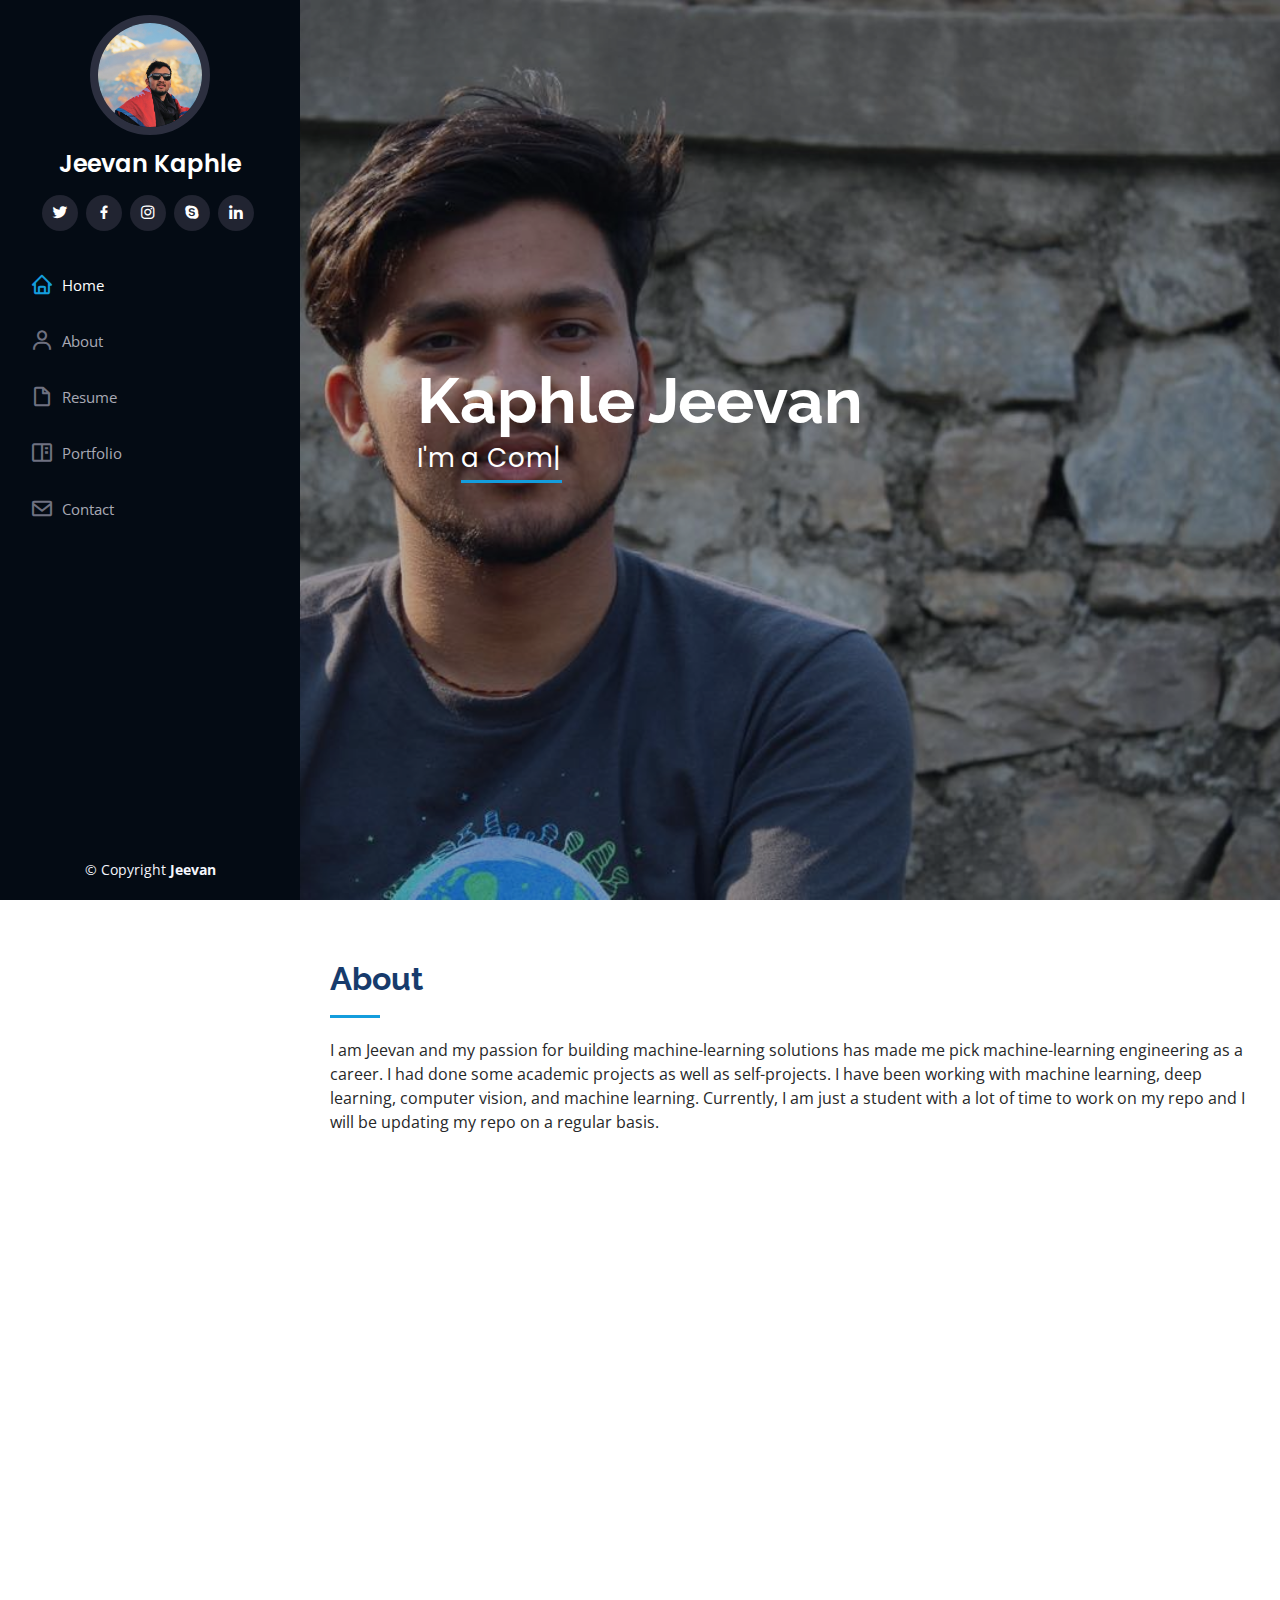
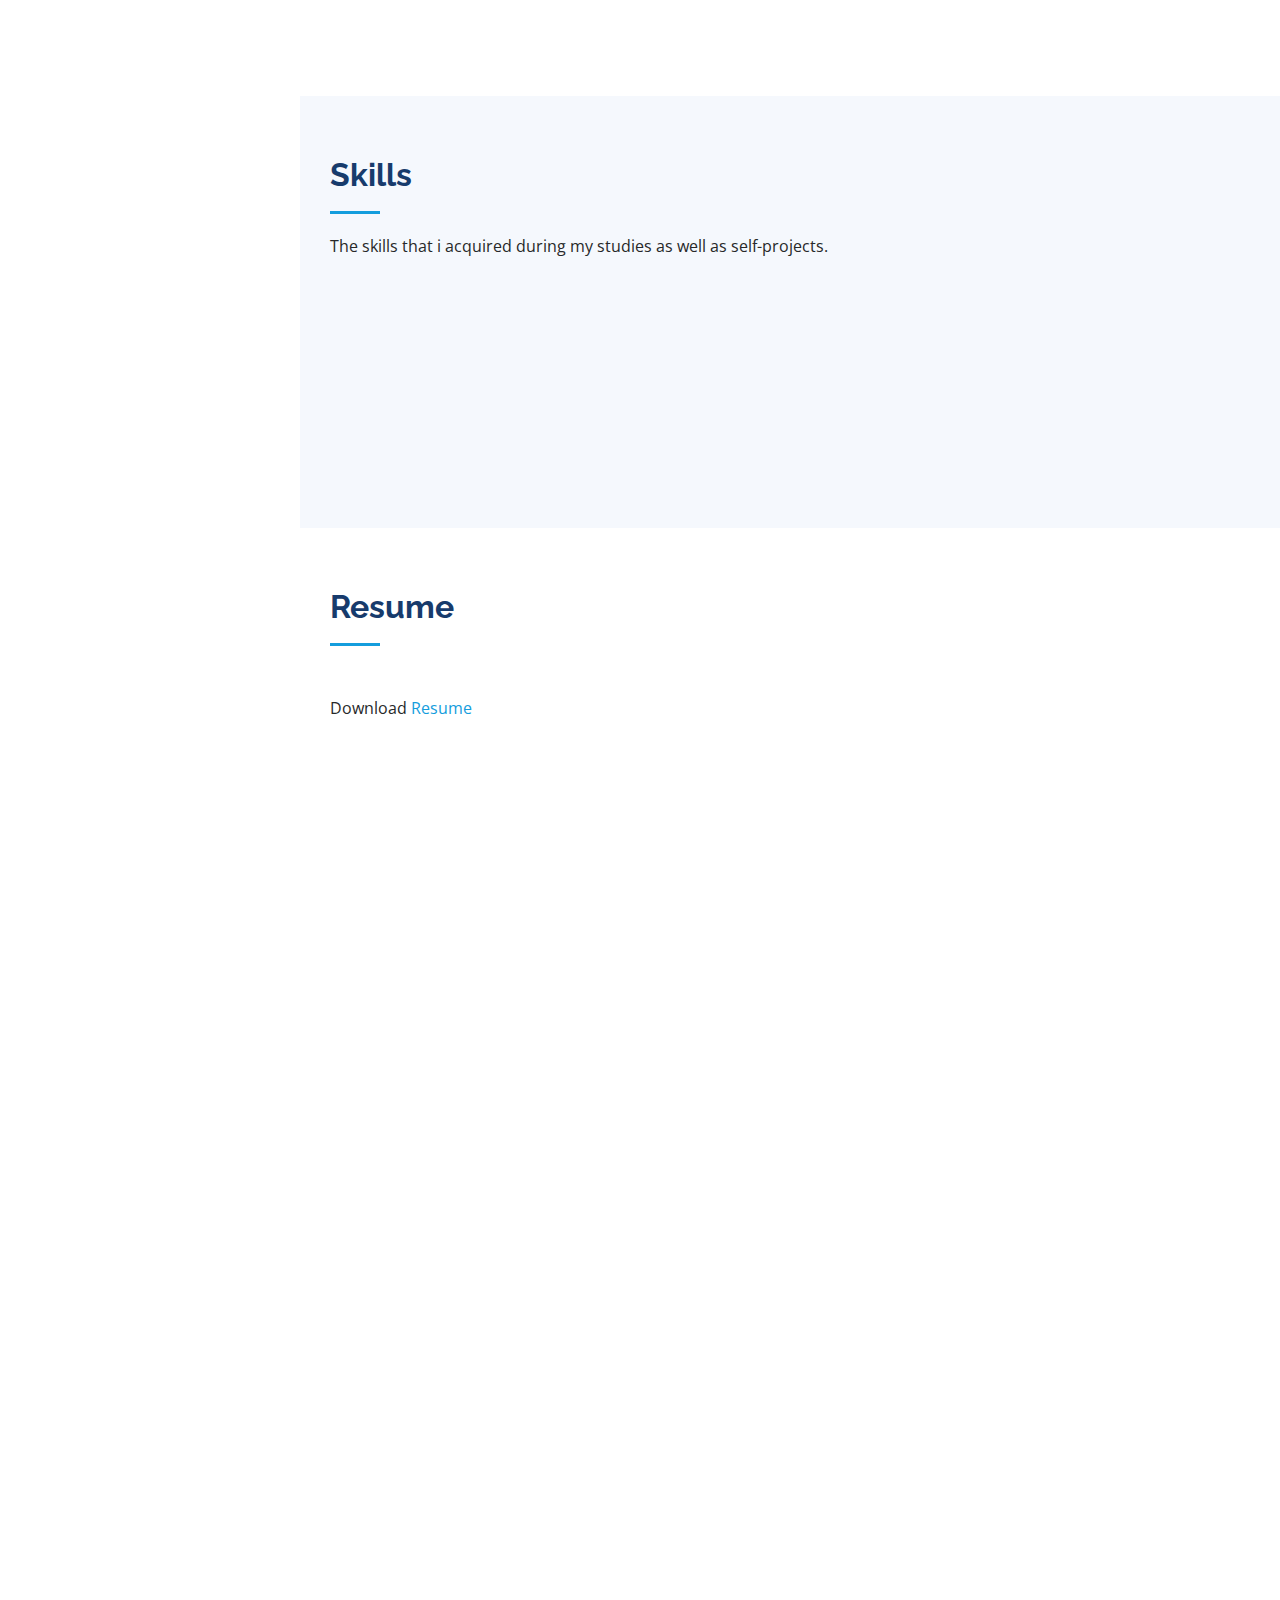
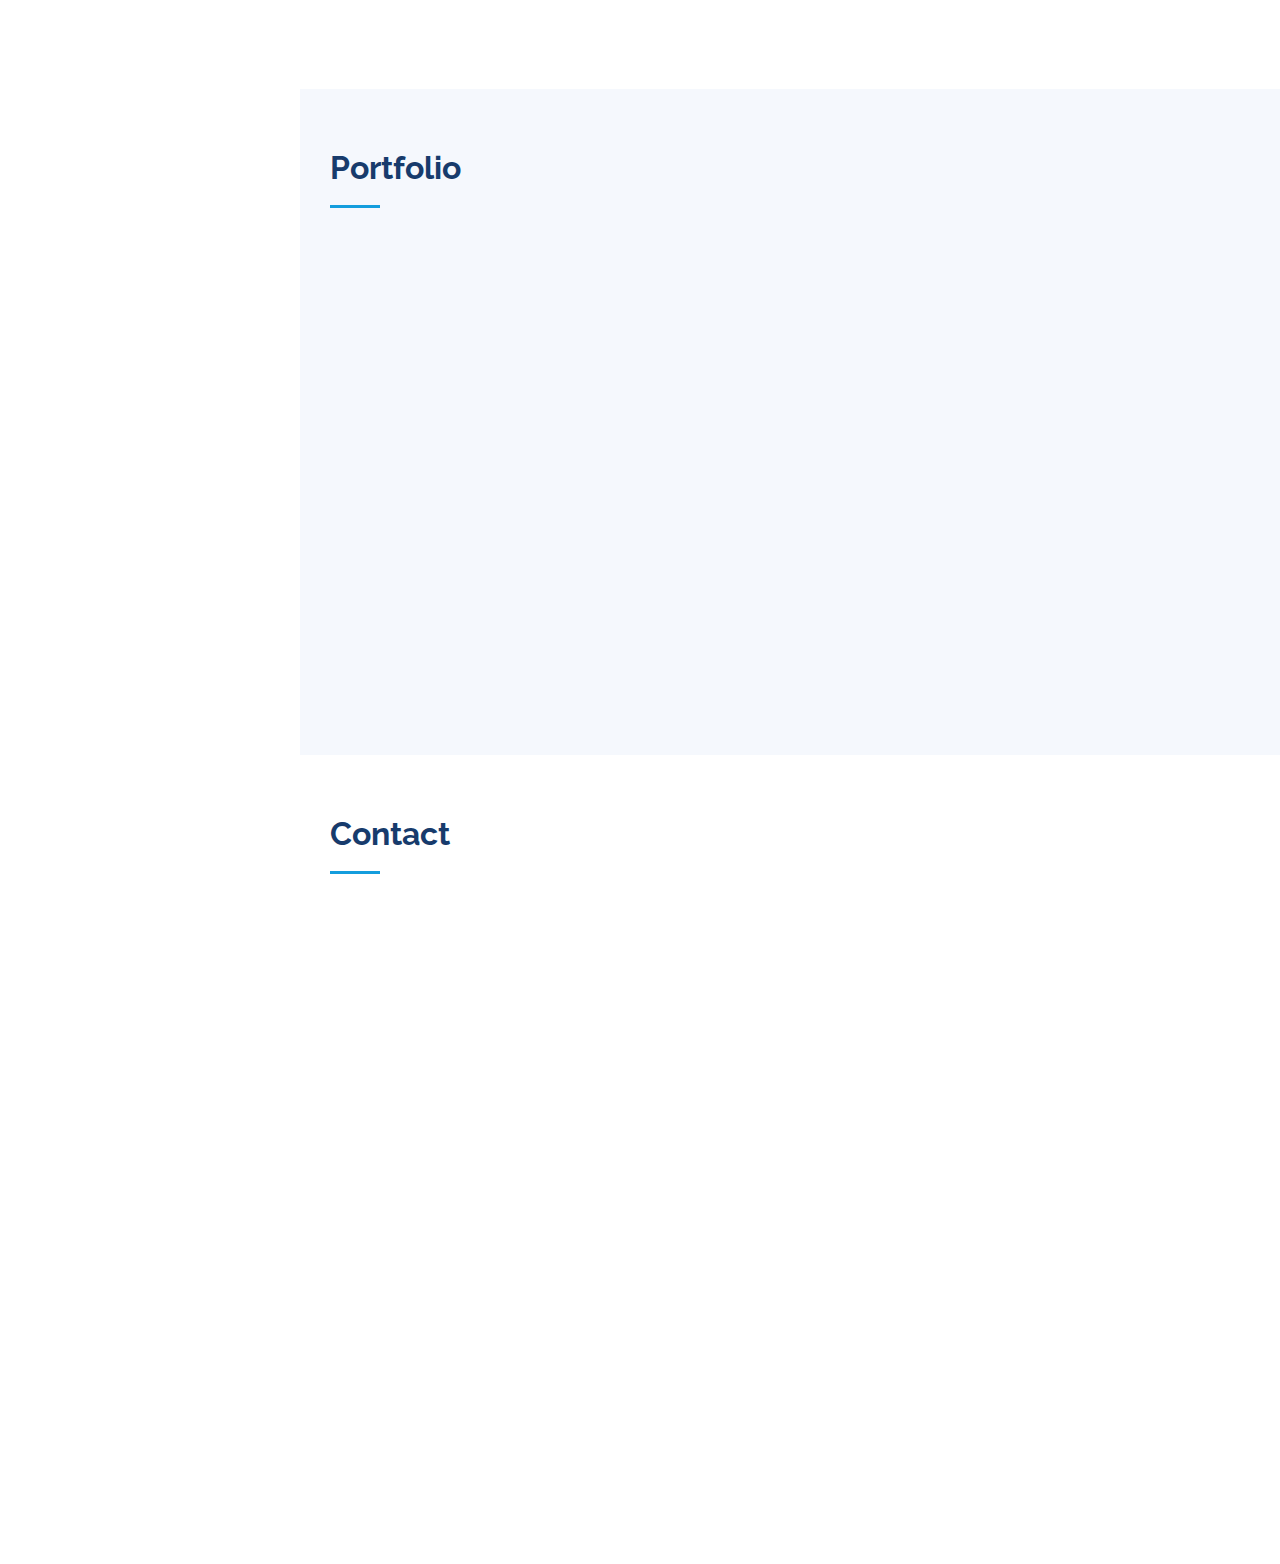
<file: index.html>
<!DOCTYPE html>
<html lang="en">

<head>
  <meta charset="utf-8">
  <meta content="width=device-width, initial-scale=1.0" name="viewport">

  <title>Kaphle Jeevan</title>
  <meta content="" name="description">
  <meta content="" name="keywords">

  <!-- Favicons
  <link href="assets/img/favicon.png" rel="icon">
  <link href="assets/img/apple-touch-icon.png" rel="apple-touch-icon"> -->

  <!-- Google Fonts -->
  <link href="https://fonts.googleapis.com/css?family=Open+Sans:300,300i,400,400i,600,600i,700,700i|Raleway:300,300i,400,400i,500,500i,600,600i,700,700i|Poppins:300,300i,400,400i,500,500i,600,600i,700,700i" rel="stylesheet">

  <!-- Vendor CSS Files -->
  <link href="assets/vendor/aos/aos.css" rel="stylesheet">
  <link href="assets/vendor/bootstrap/css/bootstrap.min.css" rel="stylesheet">
  <link href="assets/vendor/bootstrap-icons/bootstrap-icons.css" rel="stylesheet">
  <link href="assets/vendor/boxicons/css/boxicons.min.css" rel="stylesheet">
  <link href="assets/vendor/glightbox/css/glightbox.min.css" rel="stylesheet">
  <link href="assets/vendor/swiper/swiper-bundle.min.css" rel="stylesheet">

  <!-- Template Main CSS File -->
  <link href="assets/css/style.css" rel="stylesheet">

  <!-- =======================================================
  * Template Name: iPortfolio
  * Updated: May 30 2023 with Bootstrap v5.3.0
  * Template URL: https://bootstrapmade.com/iportfolio-bootstrap-portfolio-websites-template/
  * Author: BootstrapMade.com
  * License: https://bootstrapmade.com/license/
  ======================================================== -->
</head>

<body>

  <!-- ======= Mobile nav toggle button ======= -->
  <i class="bi bi-list mobile-nav-toggle d-xl-none"></i>

  <!-- ======= Header ======= -->
  <header id="header">
    <div class="d-flex flex-column">

      <div class="profile">
        <img src="assets/img/profile-img.jpg" alt="" class="img-fluid rounded-circle">
        <h1 class="text-light"><a href="index.html">Jeevan Kaphle</a></h1>
        <div class="social-links mt-3 text-center">
          <a href="#" class="twitter"><i class="bx bxl-twitter"></i></a>
          <a href="https://www.facebook.com/jeevan.kaphle.94" class="facebook"><i class="bx bxl-facebook"></i></a>
          <a href="https://www.instagram.com/kafley77/?fbclid=IwAR0rMs7-01y0yu3BsIySIFfwOxez3yNf2_psWKzolhQ6Kg0Xnfd6PcmJipw" class="instagram"><i class="bx bxl-instagram"></i></a>
          <a href="#" class="google-plus"><i class="bx bxl-skype"></i></a>
          <a href="https://np.linkedin.com/in/jeevan-kaphle-7b8017213" class="linkedin"><i class="bx bxl-linkedin"></i></a>
        </div>
      </div>

      <nav id="navbar" class="nav-menu navbar">
        <ul>
          <li><a href="#hero" class="nav-link scrollto active"><i class="bx bx-home"></i> <span>Home</span></a></li>
          <li><a href="#about" class="nav-link scrollto"><i class="bx bx-user"></i> <span>About</span></a></li>
          <li><a href="#resume" class="nav-link scrollto"><i class="bx bx-file-blank"></i> <span>Resume</span></a></li>
          <li><a href="#portfolio" class="nav-link scrollto"><i class="bx bx-book-content"></i> <span>Portfolio</span></a></li>
         
          <li><a href="#contact" class="nav-link scrollto"><i class="bx bx-envelope"></i> <span>Contact</span></a></li>
        </ul>
      </nav><!-- .nav-menu -->
    </div>
  </header><!-- End Header -->

  <!-- ======= Hero Section ======= -->
  <section id="hero" class="d-flex flex-column justify-content-center align-items-center">
    <div class="hero-container" data-aos="fade-in">
      <h1>Kaphle Jeevan</h1>
      <p>I'm <span class="typed" data-typed-items=" a Computer Engineer"></span></p>
    </div>
  </section><!-- End Hero -->

  <main id="main">

    <!-- ======= About Section ======= -->
    <section id="about" class="about">
      <div class="container">

        <div class="section-title">
          
          <h2 >About</h2>
          <p>I am Jeevan and my passion for building machine-learning solutions has made me pick machine-learning engineering as a career. I had done some academic projects as well as self-projects. I have been working with machine learning, deep learning, computer vision, and machine learning. Currently, I am just a student with a lot of time to work on my repo and I will be updating my repo on a regular basis.</p>
        </div>

        <div class="row">
          <div class="col-lg-4" data-aos="fade-right">
            <img src="assets/img/profile-img.jpg" class="img-fluid" alt="">
          </div>
          <div class="col-lg-8 pt-4 pt-lg-0 content" data-aos="fade-left">
            <h3> Computer Engineer and ML Learning Enthusiast </h3>
            <p class="fst-italic">
              Inquisitive, energetic computer science specialist skilled in leadership, with a strong foundation in math, logic, and cross-platform coding.Self- motivated and hardworking seeking an opportunity to work in a challenging environment to prove my skill and utilize my knowledge and intelligence.
            </p>
            <div class="row">
              <div class="col-lg-6">
                <ul>
                  <li><i class="bi bi-chevron-right"></i> <strong>Birthday:</strong> <span>27 May 1999</span></li>
                  <li><i class="bi bi-chevron-right"></i> <strong>Website:</strong> <span>jeevan.kaphle.github.io/</span></li>
                  <li><i class="bi bi-chevron-right"></i> <strong>Phone:</strong> <span>+9779843434146</span></li>
                  <li><i class="bi bi-chevron-right"></i> <strong>City:</strong> <span>Kathmandu, Nepal</span></li>
                </ul>
              </div>
              <div class="col-lg-6">
                <ul>
                  <li><i class="bi bi-chevron-right"></i> <strong>Age:</strong> <span>24</span></li>
                  <li><i class="bi bi-chevron-right"></i> <strong>Degree:</strong> <span>Bachelors</span></li>
                  <li><i class="bi bi-chevron-right"></i> <strong>Email:</strong> <span>kafleyj55@gmail.com</span></li>
                  <!-- <li><i class="bi bi-chevron-right"></i> <strong>Freelance:</strong> <span>Available</span></li>
                </ul> -->
              </div>
            </div>
            <p>
              Computer science is the study of computers and computational systems. It is a broad field which includes everything from the algorithms that make up software to how software interacts with hardware to how well software is developed and designed. Computer scientists use various mathematical algorithms, coding procedures, and their expert programming skills to study computer processes and develop new software and systems.
            </p>
          </div>
        </div>

      </div>
    </section><!-- End About Section -->

   
    </section><!-- End Facts Section -->

    <!-- ======= Skills Section ======= -->
    <section id="skills" class="skills section-bg">
      <div class="container">

        <div class="section-title">
          <h2>Skills</h2>
          <p>The skills that i acquired during my studies as well as self-projects.</div>

        <div class="row skills-content">

          <div class="col-lg-6" data-aos="fade-up">

            <div class="progress">
              <span class="skill">HTML <i class="val">95%</i></span>
              <div class="progress-bar-wrap">
                <div class="progress-bar" role="progressbar" aria-valuenow="100" aria-valuemin="0" aria-valuemax="100"></div>
              </div>
            </div>

            <div class="progress">
              <span class="skill">CSS <i class="val">80%</i></span>
              <div class="progress-bar-wrap">
                <div class="progress-bar" role="progressbar" aria-valuenow="90" aria-valuemin="0" aria-valuemax="100"></div>
              </div>
            </div>

            <div class="progress">
              <span class="skill">JavaScript <i class="val">75%</i></span>
              <div class="progress-bar-wrap">
                <div class="progress-bar" role="progressbar" aria-valuenow="75" aria-valuemin="0" aria-valuemax="100"></div>
              </div>
            </div>

          </div>

          <div class="col-lg-6" data-aos="fade-up" data-aos-delay="100">

            <div class="progress">
              <span class="skill">PYTHON<i class="val">70%</i></span>
              <div class="progress-bar-wrap">
                <div class="progress-bar" role="progressbar" aria-valuenow="80" aria-valuemin="0" aria-valuemax="100"></div>
              </div>
            </div>

            

            <div class="progress">
              <span class="skill">Photoshop <i class="val">55%</i></span>
              <div class="progress-bar-wrap">
                <div class="progress-bar" role="progressbar" aria-valuenow="55" aria-valuemin="0" aria-valuemax="100"></div>
              </div>
            </div>

          </div>

        </div>

      </div>
    </section><!-- End Skills Section -->

    <!-- ======= Resume Section ======= -->
    <section id="resume" class="resume">
      <div class="container">

        <div class="section-title">
          <h2>Resume</h2>
          
        </div>
        <p>Download <a href="Resume.pdf">Resume</a></p>
        <div class="row">
          <div class="col-lg-6" data-aos="fade-up">
            <h3 class="resume-title">Sumary</h3>
            <div class="resume-item pb-0">
              <h4>Jeevan Kaphle</h4>
              <p><em>Innovative and deadline-driven computer engineer developing user-centered and always projecct oriented and loves to work in team.</em></p>
              <ul>
                <li>Kathmandu,Nepal</li>
                <li>+9779843434146</li>
                <li>kafleyj55@gmail.com</li>
              </ul>
            </div>

            <h3 class="resume-title">Education</h3>
            <div class="resume-item">
              <h4>Bachelors Degree in Computer Engineering </h4>
              <h5>2017 - 2022</h5>
              <p><em>Sagarmatha Engineering College, Tribhuvan University</em></p>
              <p><em>Percetage:75.12%</em></p>
              
            </div>
            <div class="resume-item">
              <h4>Higher Secondary School &amp;Science</h4>
              <h5>2015 - 2017</h5>
              <p><em>Prasadi Academy, Manbhawan,Lalitpur</em></p>
              <p><em>83.7%</em></p>
              
            </div>
            <div class="resume-item">
              <h4>Soft Skills</h4>
              <ol>
                <li>Programming Languages:Python, JavaScript,, PostgreSQL, C</li>
                <li>Libraries : Matplotlib, Pandas, Tensorflow, Keras</li>
                <li>Software and Tools:Microsoft Office, Photoshop, Jupyter, VScode, pgAdmin, GitHub.</li>
                <li>Frameworks: Django, Bootstrap, Flask</li>
              </ol>
              
            </div>
          </div>
          <div class="col-lg-6" data-aos="fade-up" data-aos-delay="100">
            <h3 class="resume-title">Professional Experience</h3>
            <div class="resume-item">
              <h4>Teaching Experience</h4>
              <h5>2022 April - 20220 August</h5>
              <p><em>Shree Tri-Shaheed Model Secondary School, Panchamul Syangja, Nepal </em></p>
              <ul>
                <li>Part-time lecturer to diploma level students</li>
                <li>Subjects like C, C++ and Digital Logic were taught </li>
                <li>Home tutor to the higher secondary level students</li>

              </ul>
            </div>
            <div class="resume-item">
              <h4>Research Experiences</h4>
              <h5>2017 - 2023</h5>
              
              <ul>
                <li>Worked on different projects ideas related to web development</li>
                <li>During undergraduate thought of doing projects related to sentiment
                analysis and score prediction, where I got to learn about different
                machine-learning algorithms and projects</li>
                <li>Learnt different methods of data collection and manipulation for 
                  machine learning algorithms.</li>
               
              </ul>
            </div>
            <div class="resume-item">
              <h4>Projects</h4>
              
              
              <ul>
                <li>Virtual Hospital</li>
                <li>Nepali Handwritten Text Recognition using RNN and CNN</li>
                <li>Diabetes Predetion of the Patient USing Machine Learning Algorithms</li>

              </ul>
            </div>
          </div>
        </div>

      </div>
     
    </section><!-- End Resume Section -->

    <!-- ======= Portfolio Section ======= -->
    <section id="portfolio" class="portfolio section-bg">
      <div class="container">

        <div class="section-title">
          <h2>Portfolio</h2>

        </div>

        <div class="row portfolio-container" data-aos="fade-up" data-aos-delay="100">

          <div class="col-lg-4 col-md-6 portfolio-item filter-app">
            <div class="portfolio-wrap">
              <img src="assets/img/vh.jpg" class="img-fluid" alt="">
              <div class="portfolio-links">
                <a href="assets/img/vh.jpg" data-gallery="portfolioGallery" class="portfolio-lightbox" title="Virtual Hospital"><i class="bx bx-plus"></i></a>
                <a href="portfolio-details.html" title="More Details"><i class="bx bx-link"></i></a>
              </div>
            </div>
          </div>

          <div class="col-lg-4 col-md-6 portfolio-item filter-web">
            <div class="portfolio-wrap">
              <img src="assets/img/df.JPG" class="img-fluid" alt="">
              <div class="portfolio-links">
                <a href="assets/img/df.JPG" data-gallery="portfolioGallery" class="portfolio-lightbox" title="Nepali Handwriiten Text Recognition"><i class="bx bx-plus"></i></a>
                <a href="portfolio-details2.html" title="More Details"><i class="bx bx-link"></i></a>
              </div>
            </div>
          </div>

          <div class="col-lg-4 col-md-6 portfolio-item filter-app">
            <div class="portfolio-wrap">
              <img src="assets/img/dia.png" class="img-fluid" alt="">
              <div class="portfolio-links">
                <a href="assets/img/dia.png" data-gallery="portfolioGallery" class="portfolio-lightbox" title="Diabetes Prediction"><i class="bx bx-plus"></i></a>
                <a href="portfolio-details3.html" title="More Details"><i class="bx bx-link"></i></a>
              </div>
            </div>
          </div>

          <div class="col-lg-4 col-md-6 portfolio-item filter-card">
            <div class="portfolio-wrap">
              <img src="assets/img/s.gif" class="img-fluid" alt="">
              <div class="portfolio-links">
                <a href="../iPortfolio/assets/img/s.gif" data-gallery="portfolioGallery" class="portfolio-lightbox" title="Snake Game"><i class="bx bx-plus"></i></a>
                <a href="portfolio-details4.html" title="More Details"><i class="bx bx-link"></i></a>
              </div>
            </div>
          </div>

          <div class="col-lg-4 col-md-6 portfolio-item filter-app">
            <div class="portfolio-wrap">
              <img src="assets/img/pw.webp" class="img-fluid" alt="">
              <div class="portfolio-links">
                <a href="assets/img/pw.webp" data-gallery="portfolioGallery" class="portfolio-lightbox" title="Password Generator"><i class="bx bx-plus"></i></a>
                <a href="portfolio-details5.html" title="More Details"><i class="bx bx-link"></i></a>
              </div>
            </div>
          </div>

          <div class="col-lg-4 col-md-6 portfolio-item filter-card">
            <div class="portfolio-wrap">
              <img src="assets/img/Uploaded_from_NSCAM_A_Primer_on_Cryptography_-_AIDA.png" class="img-fluid" alt="">
              <div class="portfolio-links">
                <a href="assets/img/Uploaded_from_NSCAM_A_Primer_on_Cryptography_-_AIDA.png" data-gallery="portfolioGallery" class="portfolio-lightbox" title="Crypto Machine"><i class="bx bx-plus"></i></a>
                <a href="portfolio-details0.html" title="More Details"><i class="bx bx-link"></i></a>
              </div>
            </div>
          </div>

          
          </div>

          
          </div>

        </div>

      </div>
    </section><!-- End Portfolio Section -->

    
            

    <!-- ======= Contact Section ======= -->
    <section id="contact" class="contact">
      <div class="container">

        <div class="section-title">
          <h2>Contact</h2>
        
        </div>

        <div class="row" data-aos="fade-in">

          <div class="col-lg-5 d-flex align-items-stretch">
            <div class="info">
              <div class="address">
                <i class="bi bi-geo-alt"></i>
                <h4>Location:</h4>
                <p>Kathmandu, Nepal</p>
              </div>

              <div class="email">
                <i class="bi bi-envelope"></i>
                <h4>Email:</h4>
                <p>kafley55@gmail.com</p>
              </div>

              <div class="phone">
                <i class="bi bi-phone"></i>
                <h4>Call:</h4>
                <p>+9779843434146</p>
              </div>

              

          </div>
          <div class="mapouter"><div class="gmap_canvas"><iframe width="750" height="750" id="gmap_canvas" src="https://maps.google.com/maps?q=kathmandu nepal&t=&z=10&ie=UTF8&iwloc=&output=embed" frameborder="0" scrolling="no" marginheight="0" marginwidth="0"></iframe><a href="https://2yu.co">2yu</a><br><style>.mapouter{position:relative;text-align:right;height:510px;width:770px;}</style><a href="https://embedgooglemap.2yu.co">html embed google map</a><style>.gmap_canvas {overflow:hidden;background:none!important;height:510px;width:770px;}</style></div></div>
            </div>

          
  </main><!-- End #main -->

  <!-- ======= Footer ======= -->
  <footer id="footer">
    <div class="container">
      <div class="copyright">
        &copy; Copyright <strong><span>Jeevan</span></strong>
      </div>
      <div class="credits">
        <!-- All the links in the footer should remain intact. -->
        <!-- You can delete the links only if you purchased the pro version. -->
        <!-- Licensing information: https://bootstrapmade.com/license/ -->
        <!-- Purchase the pro version with working PHP/AJAX contact form: https://bootstrapmade.com/iportfolio-bootstrap-portfolio-websites-template/ -->
        <!-- Designed by <a href="https://bootstrapmade.com/">BootstrapMade</a> -->
      </div>
    </div>
  </footer><!-- End  Footer -->

  <a href="#" class="back-to-top d-flex align-items-center justify-content-center"><i class="bi bi-arrow-up-short"></i></a>

  <!-- Vendor JS Files -->
  <script src="assets/vendor/purecounter/purecounter_vanilla.js"></script>
  <script src="assets/vendor/aos/aos.js"></script>
  <script src="assets/vendor/bootstrap/js/bootstrap.bundle.min.js"></script>
  <script src="assets/vendor/glightbox/js/glightbox.min.js"></script>
  <script src="assets/vendor/isotope-layout/isotope.pkgd.min.js"></script>
  <script src="assets/vendor/swiper/swiper-bundle.min.js"></script>
  <script src="assets/vendor/typed.js/typed.umd.js"></script>
  <script src="assets/vendor/waypoints/noframework.waypoints.js"></script>
  <script src="assets/vendor/php-email-form/validate.js"></script>

  <!-- Template Main JS File -->
  <script src="assets/js/main.js"></script>

</body>

</html>
</file>
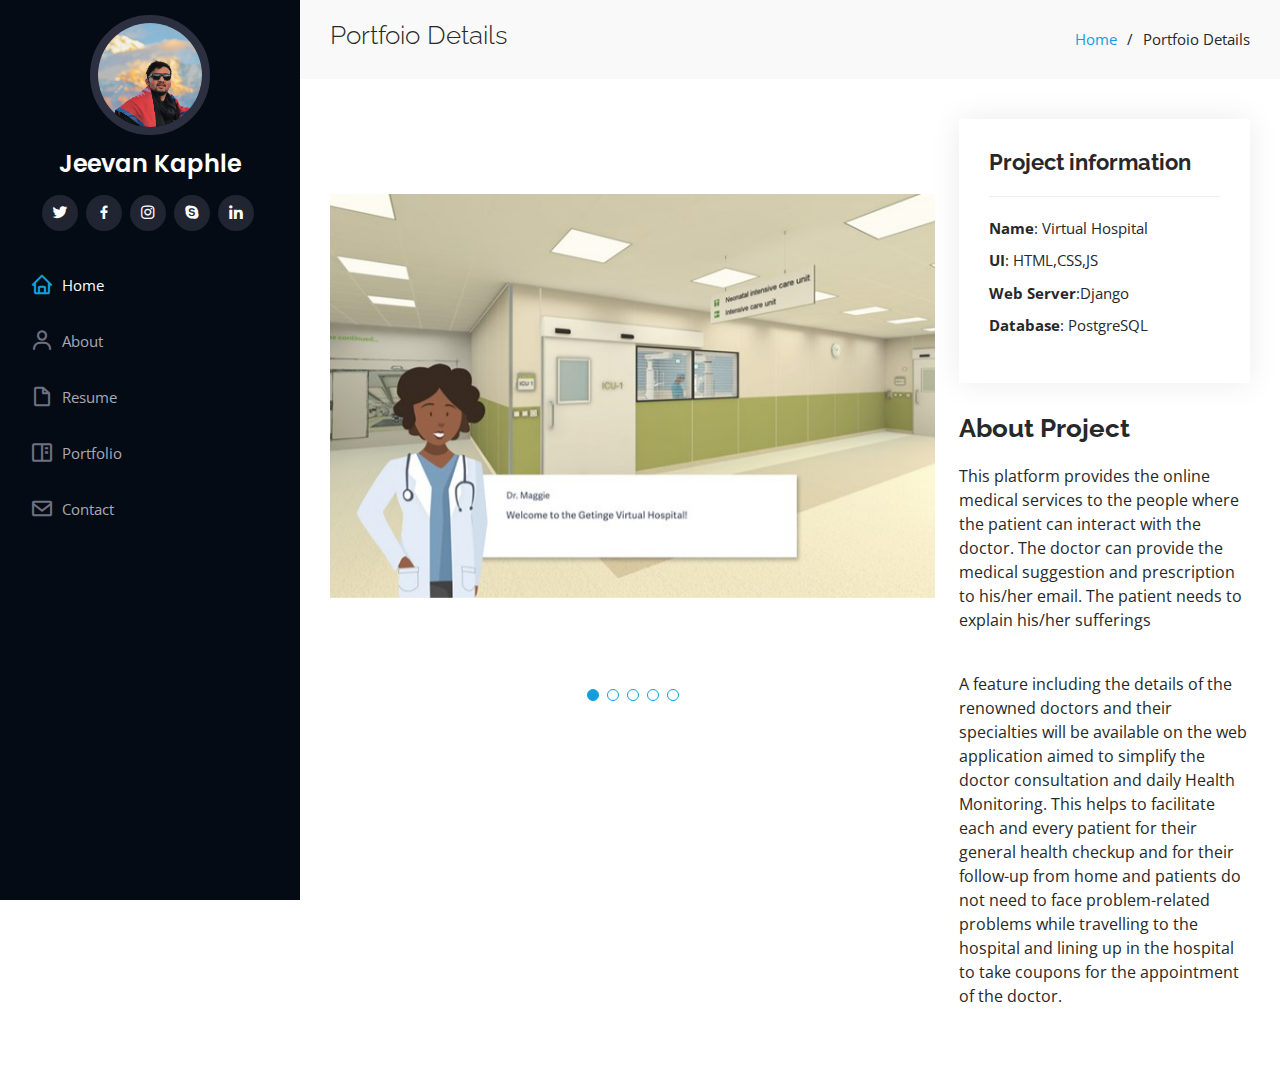
<file: portfolio-details.html>
<!DOCTYPE html>
<html lang="en">

<head>
  <meta charset="utf-8">
  <meta content="width=device-width, initial-scale=1.0" name="viewport">

  <title>Portfolio Details</title>
  <meta content="" name="description">
  <meta content="" name="keywords">

  <!-- Favicons -->
  <link href="assets/img/favicon.png" rel="icon">
  <link href="assets/img/apple-touch-icon.png" rel="apple-touch-icon">

  <!-- Google Fonts -->
  <link href="https://fonts.googleapis.com/css?family=Open+Sans:300,300i,400,400i,600,600i,700,700i|Raleway:300,300i,400,400i,500,500i,600,600i,700,700i|Poppins:300,300i,400,400i,500,500i,600,600i,700,700i" rel="stylesheet">

  <!-- Vendor CSS Files -->
  <link href="assets/vendor/aos/aos.css" rel="stylesheet">
  <link href="assets/vendor/bootstrap/css/bootstrap.min.css" rel="stylesheet">
  <link href="assets/vendor/bootstrap-icons/bootstrap-icons.css" rel="stylesheet">
  <link href="assets/vendor/boxicons/css/boxicons.min.css" rel="stylesheet">
  <link href="assets/vendor/glightbox/css/glightbox.min.css" rel="stylesheet">
  <link href="assets/vendor/swiper/swiper-bundle.min.css" rel="stylesheet">

  <!-- Template Main CSS File -->
  <link href="assets/css/style.css" rel="stylesheet">

  <!-- =======================================================
  * Template Name: iPortfolio
  * Updated: May 30 2023 with Bootstrap v5.3.0
  * Template URL: https://bootstrapmade.com/iportfolio-bootstrap-portfolio-websites-template/
  * Author: BootstrapMade.com
  * License: https://bootstrapmade.com/license/
  ======================================================== -->
</head>

<body>

  <!-- ======= Mobile nav toggle button ======= -->
  <i class="bi bi-list mobile-nav-toggle d-xl-none"></i>

  <!-- ======= Header ======= -->
  <header id="header">
    <div class="d-flex flex-column">

      <div class="profile">
        <img src="assets/img/profile-img.jpg" alt="" class="img-fluid rounded-circle">
        <h1 class="text-light"><a href="index.html">Jeevan Kaphle</a></h1>
        <div class="social-links mt-3 text-center">
          <a href="#" class="twitter"><i class="bx bxl-twitter"></i></a>
          <a href="https://www.facebook.com/jeevan.kaphle.94" class="facebook"><i class="bx bxl-facebook"></i></a>
          <a href="https://www.instagram.com/kafley77/?fbclid=IwAR0rMs7-01y0yu3BsIySIFfwOxez3yNf2_psWKzolhQ6Kg0Xnfd6PcmJipw" class="instagram"><i class="bx bxl-instagram"></i></a>
          <a href="#" class="google-plus"><i class="bx bxl-skype"></i></a>
          <a href="https://np.linkedin.com/in/jeevan-kaphle-7b8017213" class="linkedin"><i class="bx bxl-linkedin"></i></a>
        </div>
      </div>

      <nav id="navbar" class="nav-menu navbar">
        <ul>
          <li><a href="#hero" class="nav-link scrollto active"><i class="bx bx-home"></i> <span>Home</span></a></li>
          <li><a href="#about" class="nav-link scrollto"><i class="bx bx-user"></i> <span>About</span></a></li>
          <li><a href="#resume" class="nav-link scrollto"><i class="bx bx-file-blank"></i> <span>Resume</span></a></li>
          <li><a href="#portfolio" class="nav-link scrollto"><i class="bx bx-book-content"></i> <span>Portfolio</span></a></li>
     
          <li><a href="#contact" class="nav-link scrollto"><i class="bx bx-envelope"></i> <span>Contact</span></a></li>
        </ul>
      </nav><!-- .nav-menu -->
    </div>
  </header><!-- End Header -->

  <main id="main">

    <!-- ======= Breadcrumbs ======= -->
    <section id="breadcrumbs" class="breadcrumbs">
      <div class="container">

        <div class="d-flex justify-content-between align-items-center">
          <h2>Portfoio Details</h2>
          <ol>
            <li><a href="index.html">Home</a></li>
            <li>Portfoio Details</li>
          </ol>
        </div>

      </div>
    </section><!-- End Breadcrumbs -->

    <!-- ======= Portfolio Details Section ======= -->
    <section id="portfolio-details" class="portfolio-details">
      <div class="container">

        <div class="row gy-4">

          <div class="col-lg-8">
            <div class="portfolio-details-slider swiper">
              <div class="swiper-wrapper align-items-center">

                <!-- <div class="swiper-slide">
                  <img src="" alt="">
                </div> -->

                <div class="swiper-slide">
                  <img src="assets/img/vh.jpg" alt="Home Page">
                </div>

                <div class="swiper-slide">
                  <img src="assets/img/v1.jpg" alt="Block Digaram">
                </div>
                <div class="swiper-slide">
                  <img src="assets/img/v4.jpg" alt="">
                </div>
                <div class="swiper-slide">
                  <img src="assets/img/v3.jpg" alt="">
                </div>
                <div class="swiper-slide">
                  <img src="assets/img/v2.jpg" alt="">
                </div>


              </div>
              <div class="swiper-pagination"></div>
            </div>
          </div>

          <div class="col-lg-4">
            <div class="portfolio-info">
              <h3>Project information</h3>
              <ul>
                <li><strong>Name</strong>: Virtual Hospital</li>
                <li><strong>UI</strong>: HTML,CSS,JS</li>
                <li><strong>Web Server</strong>:Django</li>
                <li><strong>Database</strong>: PostgreSQL</a></li>
              </ul>
            </div>
            <div class="portfolio-description">
              <h2>About Project</h2>
              <p>
                This platform  provides the online medical services to the people where the patient can interact with the doctor. The doctor can provide the medical suggestion and prescription to his/her email. The patient needs to explain his/her sufferings
              </p><br>
              <p>A feature including the details of the renowned doctors and their specialties will be available on the web application aimed to simplify the doctor consultation and daily Health Monitoring. This helps to facilitate each and every patient for their general health checkup and for their follow-up from home and patients do not need to face problem-related problems while travelling to the hospital and lining up in the hospital to take coupons for the appointment of the doctor.</p>
            </div>
          </div>

        </div>

      </div>
    </section><!-- End Portfolio Details Section -->

  </main><!-- End #main -->

  <!-- ======= Footer ======= -->
  <footer id="footer">
    <div class="container">
      <div class="copyright">
  
      </div>
      <div class="credits">
        <!-- All the links in the footer should remain intact. -->
        <!-- You can delete the links only if you purchased the pro version. -->
        <!-- Licensing information: https://bootstrapmade.com/license/ -->
        <!-- Purchase the pro version with working PHP/AJAX contact form: https://bootstrapmade.com/iportfolio-bootstrap-portfolio-websites-template/ -->
   
      </div>
    </div>
  </footer><!-- End  Footer -->

  <a href="#" class="back-to-top d-flex align-items-center justify-content-center"><i class="bi bi-arrow-up-short"></i></a>

  <!-- Vendor JS Files -->
  <script src="assets/vendor/purecounter/purecounter_vanilla.js"></script>
  <script src="assets/vendor/aos/aos.js"></script>
  <script src="assets/vendor/bootstrap/js/bootstrap.bundle.min.js"></script>
  <script src="assets/vendor/glightbox/js/glightbox.min.js"></script>
  <script src="assets/vendor/isotope-layout/isotope.pkgd.min.js"></script>
  <script src="assets/vendor/swiper/swiper-bundle.min.js"></script>
  <script src="assets/vendor/typed.js/typed.umd.js"></script>
  <script src="assets/vendor/waypoints/noframework.waypoints.js"></script>
  <script src="assets/vendor/php-email-form/validate.js"></script>

  <!-- Template Main JS File -->
  <script src="assets/js/main.js"></script>

</body>

</html>
</file>
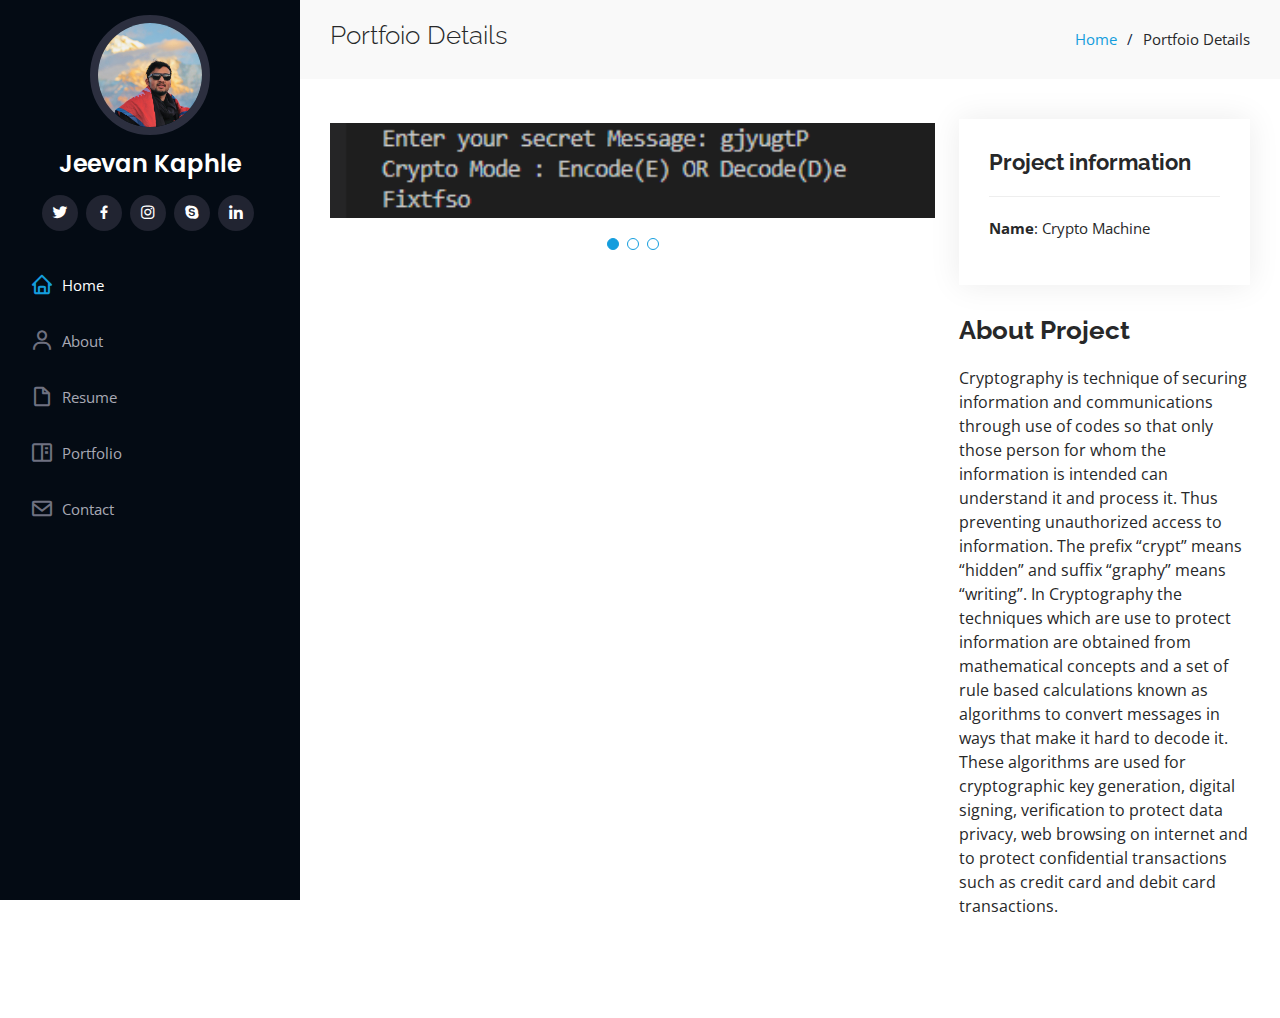
<file: portfolio-details0.html>
<!DOCTYPE html>
<html lang="en">

<head>
  <meta charset="utf-8">
  <meta content="width=device-width, initial-scale=1.0" name="viewport">

  <title>Portfolio Details</title>
  <meta content="" name="description">
  <meta content="" name="keywords">

  <!-- Favicons -->
  <link href="assets/img/favicon.png" rel="icon">
  <link href="assets/img/apple-touch-icon.png" rel="apple-touch-icon">

  <!-- Google Fonts -->
  <link href="https://fonts.googleapis.com/css?family=Open+Sans:300,300i,400,400i,600,600i,700,700i|Raleway:300,300i,400,400i,500,500i,600,600i,700,700i|Poppins:300,300i,400,400i,500,500i,600,600i,700,700i" rel="stylesheet">

  <!-- Vendor CSS Files -->
  <link href="assets/vendor/aos/aos.css" rel="stylesheet">
  <link href="assets/vendor/bootstrap/css/bootstrap.min.css" rel="stylesheet">
  <link href="assets/vendor/bootstrap-icons/bootstrap-icons.css" rel="stylesheet">
  <link href="assets/vendor/boxicons/css/boxicons.min.css" rel="stylesheet">
  <link href="assets/vendor/glightbox/css/glightbox.min.css" rel="stylesheet">
  <link href="assets/vendor/swiper/swiper-bundle.min.css" rel="stylesheet">

  <!-- Template Main CSS File -->
  <link href="assets/css/style.css" rel="stylesheet">

  <!-- =======================================================
  * Template Name: iPortfolio
  * Updated: May 30 2023 with Bootstrap v5.3.0
  * Template URL: https://bootstrapmade.com/iportfolio-bootstrap-portfolio-websites-template/
  * Author: BootstrapMade.com
  * License: https://bootstrapmade.com/license/
  ======================================================== -->
</head>

<body>

  <!-- ======= Mobile nav toggle button ======= -->
  <i class="bi bi-list mobile-nav-toggle d-xl-none"></i>

  <!-- ======= Header ======= -->
  <header id="header">
    <div class="d-flex flex-column">

      <div class="profile">
        <img src="assets/img/profile-img.jpg" alt="" class="img-fluid rounded-circle">
        <h1 class="text-light"><a href="index.html">Jeevan Kaphle</a></h1>
        <div class="social-links mt-3 text-center">
          <a href="#" class="twitter"><i class="bx bxl-twitter"></i></a>
          <a href="https://www.facebook.com/jeevan.kaphle.94" class="facebook"><i class="bx bxl-facebook"></i></a>
          <a href="https://www.instagram.com/kafley77/?fbclid=IwAR0rMs7-01y0yu3BsIySIFfwOxez3yNf2_psWKzolhQ6Kg0Xnfd6PcmJipw" class="instagram"><i class="bx bxl-instagram"></i></a>
          <a href="#" class="google-plus"><i class="bx bxl-skype"></i></a>
          <a href="https://np.linkedin.com/in/jeevan-kaphle-7b8017213" class="linkedin"><i class="bx bxl-linkedin"></i></a>
        </div>
      </div>

      <nav id="navbar" class="nav-menu navbar">
        <ul>
          <li><a href="#hero" class="nav-link scrollto active"><i class="bx bx-home"></i> <span>Home</span></a></li>
          <li><a href="#about" class="nav-link scrollto"><i class="bx bx-user"></i> <span>About</span></a></li>
          <li><a href="#resume" class="nav-link scrollto"><i class="bx bx-file-blank"></i> <span>Resume</span></a></li>
          <li><a href="#portfolio" class="nav-link scrollto"><i class="bx bx-book-content"></i> <span>Portfolio</span></a></li>
     
          <li><a href="#contact" class="nav-link scrollto"><i class="bx bx-envelope"></i> <span>Contact</span></a></li>
        </ul>
      </nav><!-- .nav-menu -->
    </div>
  </header><!-- End Header -->

  <main id="main">

    <!-- ======= Breadcrumbs ======= -->
    <section id="breadcrumbs" class="breadcrumbs">
      <div class="container">

        <div class="d-flex justify-content-between align-items-center">
          <h2>Portfoio Details</h2>
          <ol>
            <li><a href="index.html">Home</a></li>
            <li>Portfoio Details</li>
          </ol>
        </div>

      </div>
    </section><!-- End Breadcrumbs -->

    <!-- ======= Portfolio Details Section ======= -->
    <section id="portfolio-details" class="portfolio-details">
      <div class="container">

        <div class="row gy-4">

          <div class="col-lg-8">
            <div class="portfolio-details-slider swiper">
              <div class="swiper-wrapper align-items-center">

                <div class="swiper-slide">
                  <img src="assets/img/cryto.png" alt="">
                </div>
                <div class="swiper-slide">
                    <img src="assets/cr.PNG" alt="">
                  </div>
                  <div class="swiper-slide">
                    <img src="assets/cr2.PNG" alt="">
                  </div>


                


              </div>
              <div class="swiper-pagination"></div>
            </div>
          </div>

          <div class="col-lg-4">
            <div class="portfolio-info">
              <h3>Project information</h3>
              <ul>
                <li><strong>Name</strong>: Crypto Machine</li>
             
                
              </ul>
            </div>
            <div class="portfolio-description">
              <h2>About Project</h2>
              <p>
                Cryptography is technique of securing information and communications through use of codes so that only those person for whom the information is intended can understand it and process it. Thus preventing unauthorized access to information. The prefix “crypt” means “hidden” and suffix “graphy” means “writing”. In Cryptography the techniques which are use to protect information are obtained from mathematical concepts and a set of rule based calculations known as algorithms to convert messages in ways that make it hard to decode it. These algorithms are used for cryptographic key generation, digital signing, verification to protect data privacy, web browsing on internet and to protect confidential transactions such as credit card and debit card transactions. 
              </p><br>
            </div>
          </div>

        </div>

      </div>
    </section><!-- End Portfolio Details Section -->

  </main><!-- End #main -->

  <!-- ======= Footer ======= -->
  <footer id="footer">
    <div class="container">
      <div class="copyright">
  
      </div>
      <div class="credits">
        <!-- All the links in the footer should remain intact. -->
        <!-- You can delete the links only if you purchased the pro version. -->
        <!-- Licensing information: https://bootstrapmade.com/license/ -->
        <!-- Purchase the pro version with working PHP/AJAX contact form: https://bootstrapmade.com/iportfolio-bootstrap-portfolio-websites-template/ -->
   
      </div>
    </div>
  </footer><!-- End  Footer -->

  <a href="#" class="back-to-top d-flex align-items-center justify-content-center"><i class="bi bi-arrow-up-short"></i></a>

  <!-- Vendor JS Files -->
  <script src="assets/vendor/purecounter/purecounter_vanilla.js"></script>
  <script src="assets/vendor/aos/aos.js"></script>
  <script src="assets/vendor/bootstrap/js/bootstrap.bundle.min.js"></script>
  <script src="assets/vendor/glightbox/js/glightbox.min.js"></script>
  <script src="assets/vendor/isotope-layout/isotope.pkgd.min.js"></script>
  <script src="assets/vendor/swiper/swiper-bundle.min.js"></script>
  <script src="assets/vendor/typed.js/typed.umd.js"></script>
  <script src="assets/vendor/waypoints/noframework.waypoints.js"></script>
  <script src="assets/vendor/php-email-form/validate.js"></script>

  <!-- Template Main JS File -->
  <script src="assets/js/main.js"></script>

</body>

</html>
</file>
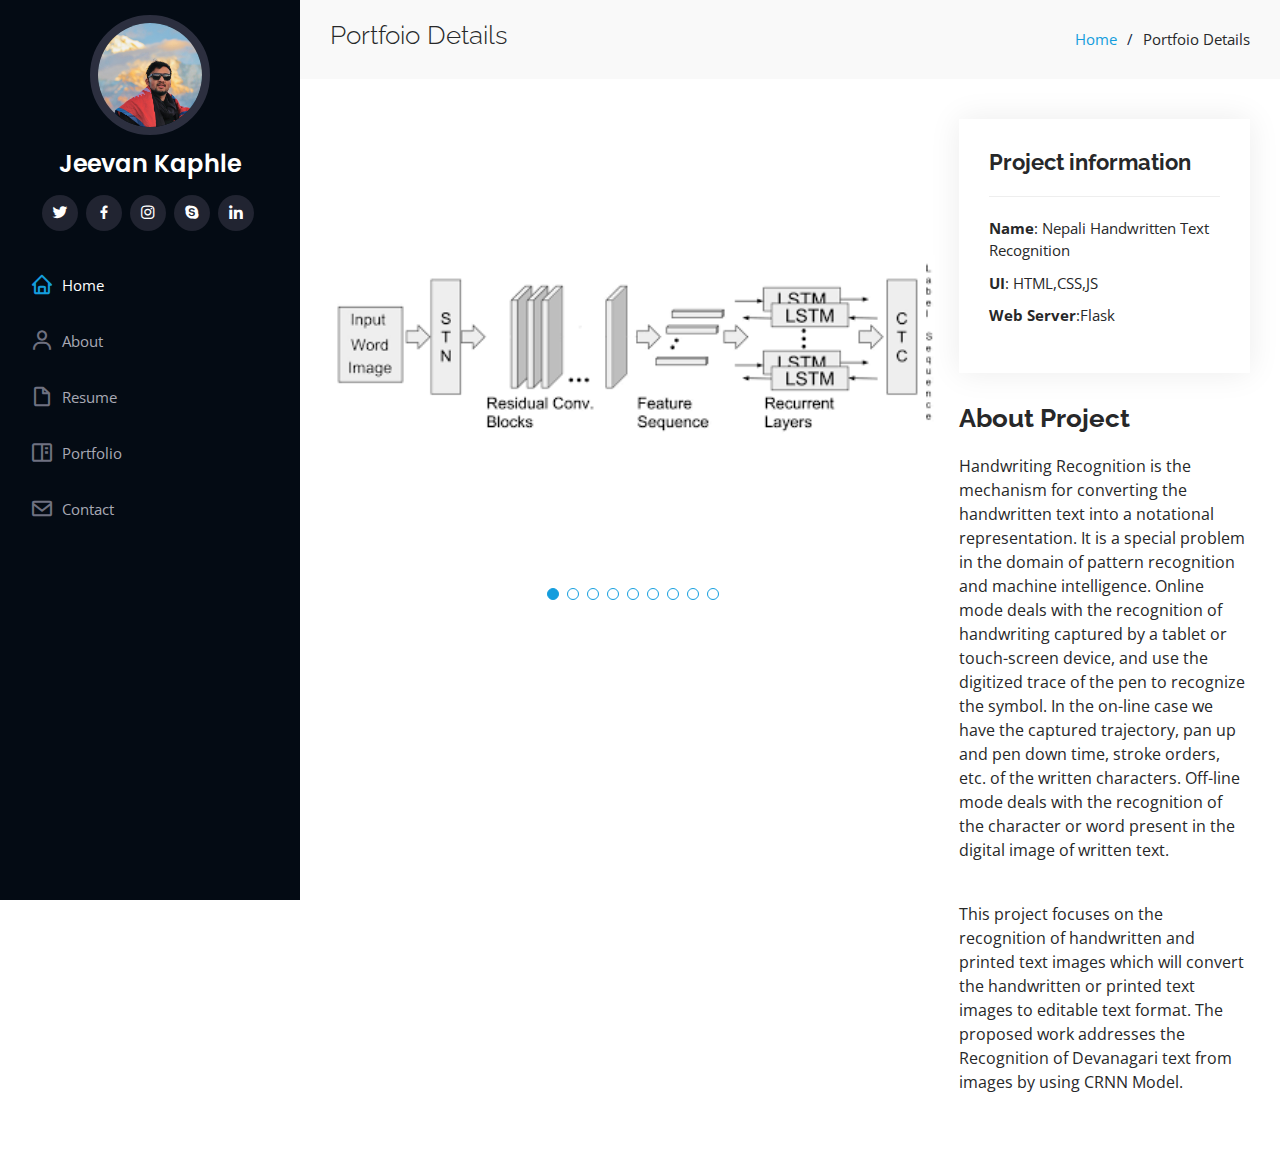
<file: portfolio-details2.html>
<!DOCTYPE html>
<html lang="en">

<head>
  <meta charset="utf-8">
  <meta content="width=device-width, initial-scale=1.0" name="viewport">

  <title>Portfolio Details</title>
  <meta content="" name="description">
  <meta content="" name="keywords">

  <!-- Favicons -->
  <link href="assets/img/favicon.png" rel="icon">
  <link href="assets/img/apple-touch-icon.png" rel="apple-touch-icon">

  <!-- Google Fonts -->
  <link href="https://fonts.googleapis.com/css?family=Open+Sans:300,300i,400,400i,600,600i,700,700i|Raleway:300,300i,400,400i,500,500i,600,600i,700,700i|Poppins:300,300i,400,400i,500,500i,600,600i,700,700i" rel="stylesheet">

  <!-- Vendor CSS Files -->
  <link href="assets/vendor/aos/aos.css" rel="stylesheet">
  <link href="assets/vendor/bootstrap/css/bootstrap.min.css" rel="stylesheet">
  <link href="assets/vendor/bootstrap-icons/bootstrap-icons.css" rel="stylesheet">
  <link href="assets/vendor/boxicons/css/boxicons.min.css" rel="stylesheet">
  <link href="assets/vendor/glightbox/css/glightbox.min.css" rel="stylesheet">
  <link href="assets/vendor/swiper/swiper-bundle.min.css" rel="stylesheet">

  <!-- Template Main CSS File -->
  <link href="assets/css/style.css" rel="stylesheet">

  <!-- =======================================================
  * Template Name: iPortfolio
  * Updated: May 30 2023 with Bootstrap v5.3.0
  * Template URL: https://bootstrapmade.com/iportfolio-bootstrap-portfolio-websites-template/
  * Author: BootstrapMade.com
  * License: https://bootstrapmade.com/license/
  ======================================================== -->
</head>

<body>

  <!-- ======= Mobile nav toggle button ======= -->
  <i class="bi bi-list mobile-nav-toggle d-xl-none"></i>

  <!-- ======= Header ======= -->
  <header id="header">
    <div class="d-flex flex-column">

      <div class="profile">
        <img src="assets/img/profile-img.jpg" alt="" class="img-fluid rounded-circle">
        <h1 class="text-light"><a href="index.html">Jeevan Kaphle</a></h1>
        <div class="social-links mt-3 text-center">
          <a href="#" class="twitter"><i class="bx bxl-twitter"></i></a>
          <a href="https://www.facebook.com/jeevan.kaphle.94" class="facebook"><i class="bx bxl-facebook"></i></a>
          <a href="https://www.instagram.com/kafley77/?fbclid=IwAR0rMs7-01y0yu3BsIySIFfwOxez3yNf2_psWKzolhQ6Kg0Xnfd6PcmJipw" class="instagram"><i class="bx bxl-instagram"></i></a>
          <a href="#" class="google-plus"><i class="bx bxl-skype"></i></a>
          <a href="https://np.linkedin.com/in/jeevan-kaphle-7b8017213" class="linkedin"><i class="bx bxl-linkedin"></i></a>
        </div>
      </div>

      <nav id="navbar" class="nav-menu navbar">
        <ul>
          <li><a href="#hero" class="nav-link scrollto active"><i class="bx bx-home"></i> <span>Home</span></a></li>
          <li><a href="#about" class="nav-link scrollto"><i class="bx bx-user"></i> <span>About</span></a></li>
          <li><a href="#resume" class="nav-link scrollto"><i class="bx bx-file-blank"></i> <span>Resume</span></a></li>
          <li><a href="#portfolio" class="nav-link scrollto"><i class="bx bx-book-content"></i> <span>Portfolio</span></a></li>
     
          <li><a href="#contact" class="nav-link scrollto"><i class="bx bx-envelope"></i> <span>Contact</span></a></li>
        </ul>
      </nav><!-- .nav-menu -->
    </div>
  </header><!-- End Header -->

  <main id="main">

    <!-- ======= Breadcrumbs ======= -->
    <section id="breadcrumbs" class="breadcrumbs">
      <div class="container">

        <div class="d-flex justify-content-between align-items-center">
          <h2>Portfoio Details</h2>
          <ol>
            <li><a href="index.html">Home</a></li>
            <li>Portfoio Details</li>
          </ol>
        </div>

      </div>
    </section><!-- End Breadcrumbs -->

    <!-- ======= Portfolio Details Section ======= -->
    <section id="portfolio-details" class="portfolio-details">
      <div class="container">

        <div class="row gy-4">

          <div class="col-lg-8">
            <div class="portfolio-details-slider swiper">
              <div class="swiper-wrapper align-items-center">

                <div class="swiper-slide">
                  <img src="assets/img/hand.png" alt="">
                </div>

                <div class="swiper-slide">
                  <img src="assets/img/df.JPG" alt="Home Page">
                </div>

                <div class="swiper-slide">
                  <img src="assets/img/Blank diagram.jpeg" alt="Block Digaram">
                </div>
                <div class="swiper-slide">
                    <img src="assets/img/home.png" alt="Block Digaram">
                  </div>
                <div class="swiper-slide">
                  <img src="assets/img/test.png" alt="">

                </div>
                <div class="swiper-slide">
                  <img src="assets/img/upload.png" alt="">
                </div>
                <div class="swiper-slide">
                  <img src="assets/img/nam.png" alt="">
                </div>
                <div class="swiper-slide">
                  <img src="assets/img/2.png" alt="">
                </div>
                <div class="swiper-slide">
                    <img src="assets/img/274817093_707524567290009_2813192335281381449_n.png" alt="">
                  </div>


              </div>
              <div class="swiper-pagination"></div>
            </div>
          </div>

          <div class="col-lg-4">
            <div class="portfolio-info">
              <h3>Project information</h3>
              <ul>
                <li><strong>Name</strong>: Nepali Handwritten Text Recognition</li>
                <li><strong>UI</strong>: HTML,CSS,JS</li>
                <li><strong>Web Server</strong>:Flask</li>
                
              </ul>
            </div>
            <div class="portfolio-description">
              <h2>About Project</h2>
              <p>
                Handwriting Recognition is the mechanism for converting
                the handwritten text into a notational representation. It is a
                special problem in the domain of pattern recognition and
                machine intelligence.  Online mode deals with the recognition of handwriting captured
                by a tablet or touch-screen device, and use the digitized trace
                of the pen to recognize the symbol. In the on-line case we
                have the captured trajectory, pan up and pen down time, stroke
                orders, etc. of the written characters. Off-line mode deals with
                the recognition of the character or word present in the digital
                image of written text.
              </p><br>
              <p> This project  focuses on the recognition of handwritten and printed text
                images which will convert the handwritten or printed text images to editable text
                format. The proposed work addresses the Recognition of Devanagari
                text from images by using CRNN Model.</p>
            </div>
          </div>

        </div>

      </div>
    </section><!-- End Portfolio Details Section -->

  </main><!-- End #main -->

  <!-- ======= Footer ======= -->
  <footer id="footer">
    <div class="container">
      <div class="copyright">
  
      </div>
      <div class="credits">
        <!-- All the links in the footer should remain intact. -->
        <!-- You can delete the links only if you purchased the pro version. -->
        <!-- Licensing information: https://bootstrapmade.com/license/ -->
        <!-- Purchase the pro version with working PHP/AJAX contact form: https://bootstrapmade.com/iportfolio-bootstrap-portfolio-websites-template/ -->
   
      </div>
    </div>
  </footer><!-- End  Footer -->

  <a href="#" class="back-to-top d-flex align-items-center justify-content-center"><i class="bi bi-arrow-up-short"></i></a>

  <!-- Vendor JS Files -->
  <script src="assets/vendor/purecounter/purecounter_vanilla.js"></script>
  <script src="assets/vendor/aos/aos.js"></script>
  <script src="assets/vendor/bootstrap/js/bootstrap.bundle.min.js"></script>
  <script src="assets/vendor/glightbox/js/glightbox.min.js"></script>
  <script src="assets/vendor/isotope-layout/isotope.pkgd.min.js"></script>
  <script src="assets/vendor/swiper/swiper-bundle.min.js"></script>
  <script src="assets/vendor/typed.js/typed.umd.js"></script>
  <script src="assets/vendor/waypoints/noframework.waypoints.js"></script>
  <script src="assets/vendor/php-email-form/validate.js"></script>

  <!-- Template Main JS File -->
  <script src="assets/js/main.js"></script>

</body>

</html>
</file>
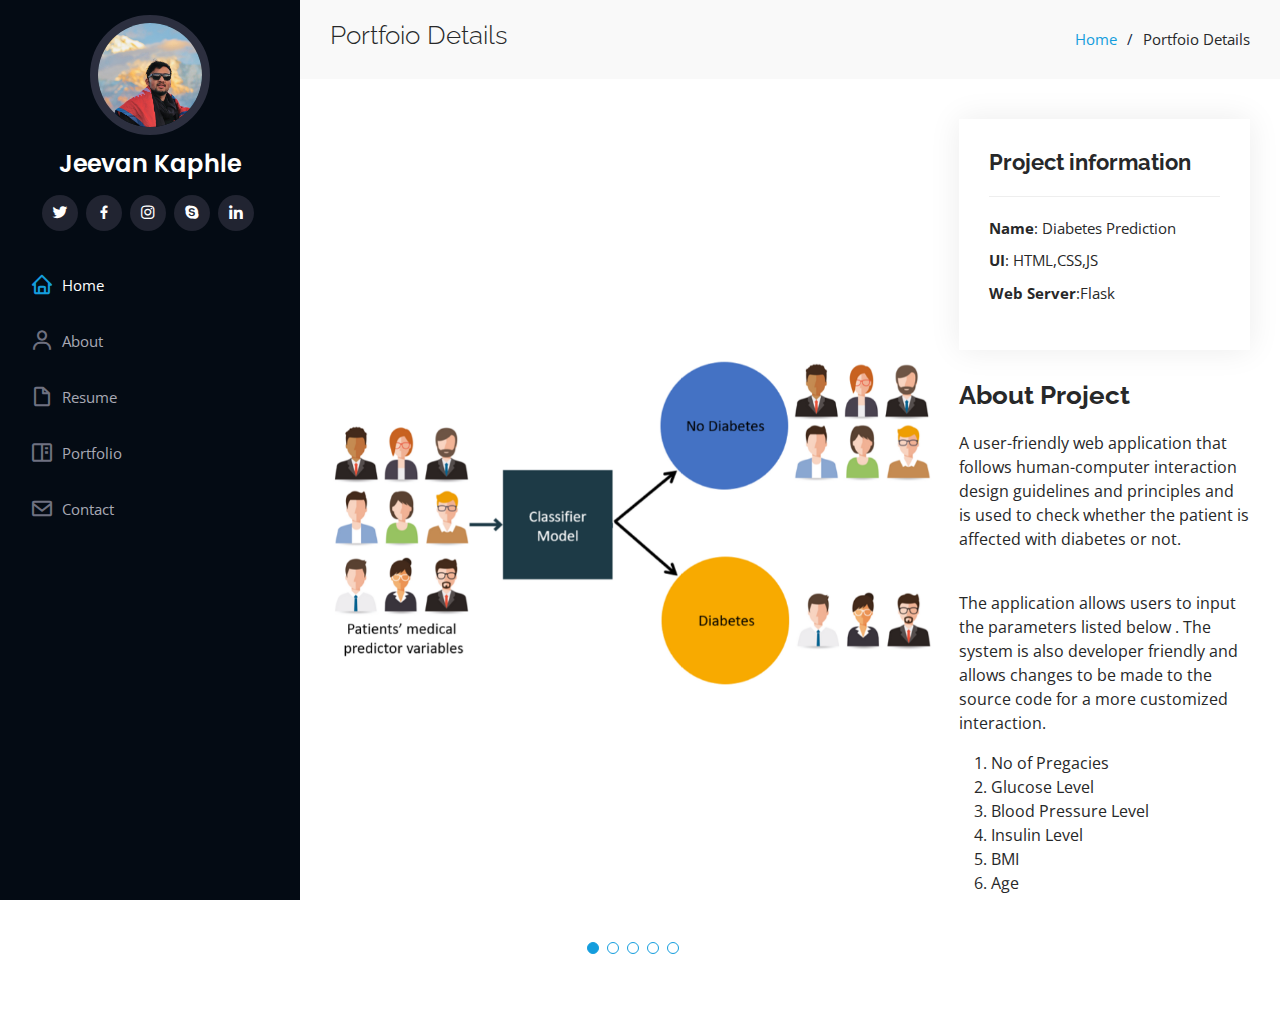
<file: portfolio-details3.html>
<!DOCTYPE html>
<html lang="en">

<head>
  <meta charset="utf-8">
  <meta content="width=device-width, initial-scale=1.0" name="viewport">

  <title>Portfolio Details</title>
  <meta content="" name="description">
  <meta content="" name="keywords">

  <!-- Favicons -->
  <link href="assets/img/favicon.png" rel="icon">
  <link href="assets/img/apple-touch-icon.png" rel="apple-touch-icon">

  <!-- Google Fonts -->
  <link href="https://fonts.googleapis.com/css?family=Open+Sans:300,300i,400,400i,600,600i,700,700i|Raleway:300,300i,400,400i,500,500i,600,600i,700,700i|Poppins:300,300i,400,400i,500,500i,600,600i,700,700i" rel="stylesheet">

  <!-- Vendor CSS Files -->
  <link href="assets/vendor/aos/aos.css" rel="stylesheet">
  <link href="assets/vendor/bootstrap/css/bootstrap.min.css" rel="stylesheet">
  <link href="assets/vendor/bootstrap-icons/bootstrap-icons.css" rel="stylesheet">
  <link href="assets/vendor/boxicons/css/boxicons.min.css" rel="stylesheet">
  <link href="assets/vendor/glightbox/css/glightbox.min.css" rel="stylesheet">
  <link href="assets/vendor/swiper/swiper-bundle.min.css" rel="stylesheet">

  <!-- Template Main CSS File -->
  <link href="assets/css/style.css" rel="stylesheet">

  <!-- =======================================================
  * Template Name: iPortfolio
  * Updated: May 30 2023 with Bootstrap v5.3.0
  * Template URL: https://bootstrapmade.com/iportfolio-bootstrap-portfolio-websites-template/
  * Author: BootstrapMade.com
  * License: https://bootstrapmade.com/license/
  ======================================================== -->
</head>

<body>

  <!-- ======= Mobile nav toggle button ======= -->
  <i class="bi bi-list mobile-nav-toggle d-xl-none"></i>

  <!-- ======= Header ======= -->
  <header id="header">
    <div class="d-flex flex-column">

      <div class="profile">
        <img src="assets/img/profile-img.jpg" alt="" class="img-fluid rounded-circle">
        <h1 class="text-light"><a href="index.html">Jeevan Kaphle</a></h1>
        <div class="social-links mt-3 text-center">
          <a href="#" class="twitter"><i class="bx bxl-twitter"></i></a>
          <a href="https://www.facebook.com/jeevan.kaphle.94" class="facebook"><i class="bx bxl-facebook"></i></a>
          <a href="https://www.instagram.com/kafley77/?fbclid=IwAR0rMs7-01y0yu3BsIySIFfwOxez3yNf2_psWKzolhQ6Kg0Xnfd6PcmJipw" class="instagram"><i class="bx bxl-instagram"></i></a>
          <a href="#" class="google-plus"><i class="bx bxl-skype"></i></a>
          <a href="https://np.linkedin.com/in/jeevan-kaphle-7b8017213" class="linkedin"><i class="bx bxl-linkedin"></i></a>
        </div>
      </div>

      <nav id="navbar" class="nav-menu navbar">
        <ul>
          <li><a href="#hero" class="nav-link scrollto active"><i class="bx bx-home"></i> <span>Home</span></a></li>
          <li><a href="#about" class="nav-link scrollto"><i class="bx bx-user"></i> <span>About</span></a></li>
          <li><a href="#resume" class="nav-link scrollto"><i class="bx bx-file-blank"></i> <span>Resume</span></a></li>
          <li><a href="#portfolio" class="nav-link scrollto"><i class="bx bx-book-content"></i> <span>Portfolio</span></a></li>
     
          <li><a href="#contact" class="nav-link scrollto"><i class="bx bx-envelope"></i> <span>Contact</span></a></li>
        </ul>
      </nav><!-- .nav-menu -->
    </div>
  </header><!-- End Header -->

  <main id="main">

    <!-- ======= Breadcrumbs ======= -->
    <section id="breadcrumbs" class="breadcrumbs">
      <div class="container">

        <div class="d-flex justify-content-between align-items-center">
          <h2>Portfoio Details</h2>
          <ol>
            <li><a href="index.html">Home</a></li>
            <li>Portfoio Details</li>
          </ol>
        </div>

      </div>
    </section><!-- End Breadcrumbs -->

    <!-- ======= Portfolio Details Section ======= -->
    <section id="portfolio-details" class="portfolio-details">
      <div class="container">

        <div class="row gy-4">

          <div class="col-lg-8">
            <div class="portfolio-details-slider swiper">
              <div class="swiper-wrapper align-items-center">

                <div class="swiper-slide">
                  <img src="assets/img/d1.png" alt="">
                </div>

                <div class="swiper-slide">
                  <img src="assets/img/diabetes.png" alt="Home Page">
                </div>

                <div class="swiper-slide">
                  <img src="assets/img/3.jpg" alt="Block Digaram">
                </div>
                <div class="swiper-slide">
                  <img src="assets/img/2.jpg" alt="">
                </div>
                <div class="swiper-slide">
                  <img src="assets/img/1.jpg" alt="">
                </div>
                


              </div>
              <div class="swiper-pagination"></div>
            </div>
          </div>

          <div class="col-lg-4">
            <div class="portfolio-info">
              <h3>Project information</h3>
              <ul>
                <li><strong>Name</strong>: Diabetes Prediction</li>
                <li><strong>UI</strong>: HTML,CSS,JS</li>
                <li><strong>Web Server</strong>:Flask</li>
               
              </ul>
            </div>
            <div class="portfolio-description">
              <h2>About Project</h2>
              <p>
                A user-friendly web application that follows human-computer interaction design guidelines and principles and is used to check whether the patient is affected with diabetes or not.
              </p><br>
              <p>The application allows users to input the parameters listed below . The system is also developer friendly and allows changes to be made to the source code for a more customized interaction.</p> 
            <ol>
                <li>No of Pregacies</li>
                <li>Glucose Level</li>
                <li>Blood Pressure Level</li>
                <li>Insulin Level</li>
                <li>BMI</li>
                <li>Age
                </li>
            </ol> </div>
          </div>

        </div>

      </div>
    </section><!-- End Portfolio Details Section -->

  </main><!-- End #main -->
  

  <!-- ======= Footer ======= -->
  <footer id="footer">
    <div class="container">
      <div class="copyright">
  
      </div>
      <div class="credits">
        <!-- All the links in the footer should remain intact. -->
        <!-- You can delete the links only if you purchased the pro version. -->
        <!-- Licensing information: https://bootstrapmade.com/license/ -->
        <!-- Purchase the pro version with working PHP/AJAX contact form: https://bootstrapmade.com/iportfolio-bootstrap-portfolio-websites-template/ -->
   
      </div>
    </div>
  </footer><!-- End  Footer -->

  <a href="#" class="back-to-top d-flex align-items-center justify-content-center"><i class="bi bi-arrow-up-short"></i></a>

  <!-- Vendor JS Files -->
  <script src="assets/vendor/purecounter/purecounter_vanilla.js"></script>
  <script src="assets/vendor/aos/aos.js"></script>
  <script src="assets/vendor/bootstrap/js/bootstrap.bundle.min.js"></script>
  <script src="assets/vendor/glightbox/js/glightbox.min.js"></script>
  <script src="assets/vendor/isotope-layout/isotope.pkgd.min.js"></script>
  <script src="assets/vendor/swiper/swiper-bundle.min.js"></script>
  <script src="assets/vendor/typed.js/typed.umd.js"></script>
  <script src="assets/vendor/waypoints/noframework.waypoints.js"></script>
  <script src="assets/vendor/php-email-form/validate.js"></script>

  <!-- Template Main JS File -->
  <script src="assets/js/main.js"></script>

</body>

</html>
</file>
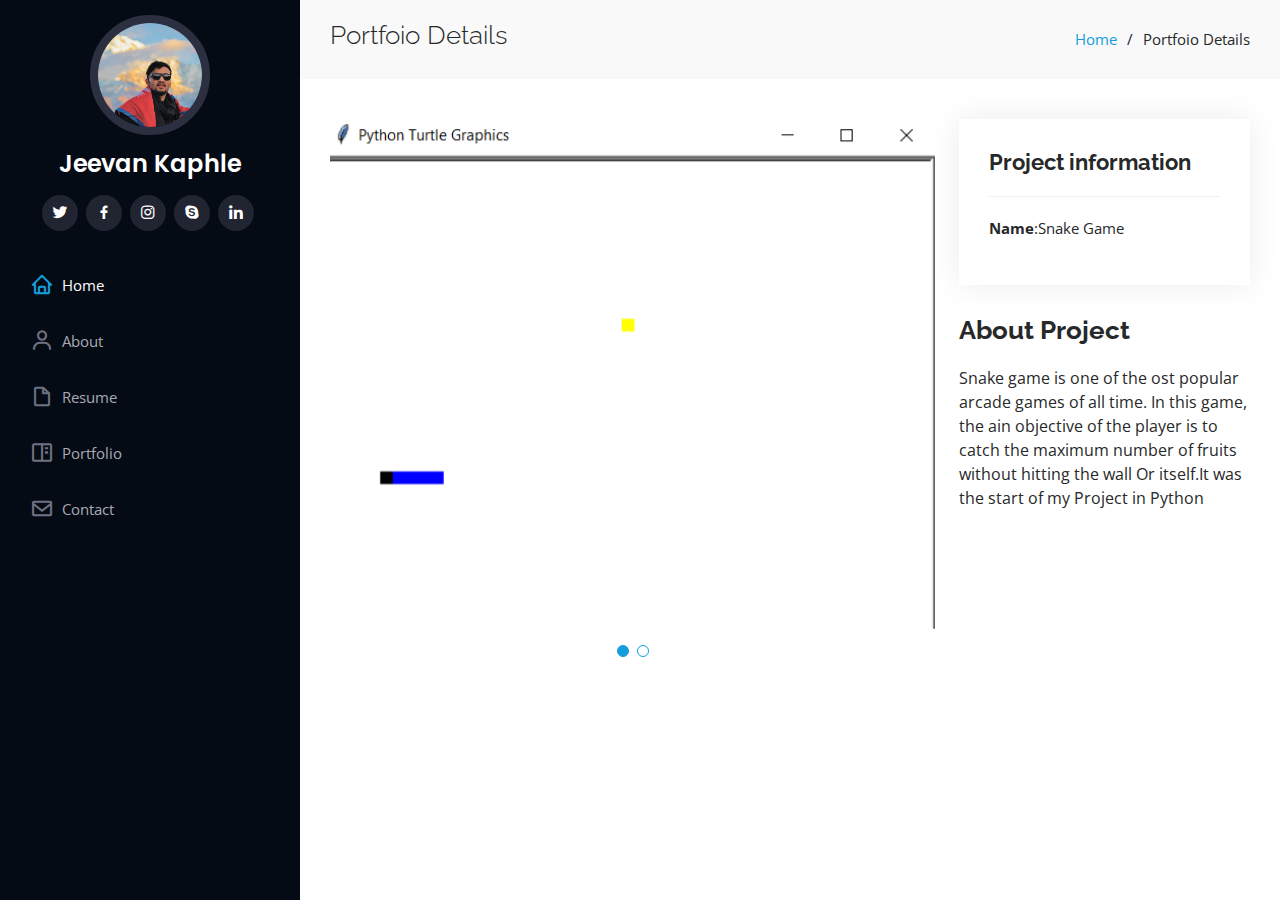
<file: portfolio-details4.html>
<!DOCTYPE html>
<html lang="en">

<head>
  <meta charset="utf-8">
  <meta content="width=device-width, initial-scale=1.0" name="viewport">

  <title>Portfolio Details</title>
  <meta content="" name="description">
  <meta content="" name="keywords">

  <!-- Favicons -->
  <link href="assets/img/favicon.png" rel="icon">
  <link href="assets/img/apple-touch-icon.png" rel="apple-touch-icon">

  <!-- Google Fonts -->
  <link href="https://fonts.googleapis.com/css?family=Open+Sans:300,300i,400,400i,600,600i,700,700i|Raleway:300,300i,400,400i,500,500i,600,600i,700,700i|Poppins:300,300i,400,400i,500,500i,600,600i,700,700i" rel="stylesheet">

  <!-- Vendor CSS Files -->
  <link href="assets/vendor/aos/aos.css" rel="stylesheet">
  <link href="assets/vendor/bootstrap/css/bootstrap.min.css" rel="stylesheet">
  <link href="assets/vendor/bootstrap-icons/bootstrap-icons.css" rel="stylesheet">
  <link href="assets/vendor/boxicons/css/boxicons.min.css" rel="stylesheet">
  <link href="assets/vendor/glightbox/css/glightbox.min.css" rel="stylesheet">
  <link href="assets/vendor/swiper/swiper-bundle.min.css" rel="stylesheet">

  <!-- Template Main CSS File -->
  <link href="assets/css/style.css" rel="stylesheet">

  <!-- =======================================================
  * Template Name: iPortfolio
  * Updated: May 30 2023 with Bootstrap v5.3.0
  * Template URL: https://bootstrapmade.com/iportfolio-bootstrap-portfolio-websites-template/
  * Author: BootstrapMade.com
  * License: https://bootstrapmade.com/license/
  ======================================================== -->
</head>

<body>

  <!-- ======= Mobile nav toggle button ======= -->
  <i class="bi bi-list mobile-nav-toggle d-xl-none"></i>

  <!-- ======= Header ======= -->
  <header id="header">
    <div class="d-flex flex-column">

      <div class="profile">
        <img src="assets/img/profile-img.jpg" alt="" class="img-fluid rounded-circle">
        <h1 class="text-light"><a href="index.html">Jeevan Kaphle</a></h1>
        <div class="social-links mt-3 text-center">
          <a href="#" class="twitter"><i class="bx bxl-twitter"></i></a>
          <a href="https://www.facebook.com/jeevan.kaphle.94" class="facebook"><i class="bx bxl-facebook"></i></a>
          <a href="https://www.instagram.com/kafley77/?fbclid=IwAR0rMs7-01y0yu3BsIySIFfwOxez3yNf2_psWKzolhQ6Kg0Xnfd6PcmJipw" class="instagram"><i class="bx bxl-instagram"></i></a>
          <a href="#" class="google-plus"><i class="bx bxl-skype"></i></a>
          <a href="https://np.linkedin.com/in/jeevan-kaphle-7b8017213" class="linkedin"><i class="bx bxl-linkedin"></i></a>
        </div>
      </div>

      <nav id="navbar" class="nav-menu navbar">
        <ul>
          <li><a href="#hero" class="nav-link scrollto active"><i class="bx bx-home"></i> <span>Home</span></a></li>
          <li><a href="#about" class="nav-link scrollto"><i class="bx bx-user"></i> <span>About</span></a></li>
          <li><a href="#resume" class="nav-link scrollto"><i class="bx bx-file-blank"></i> <span>Resume</span></a></li>
          <li><a href="#portfolio" class="nav-link scrollto"><i class="bx bx-book-content"></i> <span>Portfolio</span></a></li>
     
          <li><a href="#contact" class="nav-link scrollto"><i class="bx bx-envelope"></i> <span>Contact</span></a></li>
        </ul>
      </nav><!-- .nav-menu -->
    </div>
  </header><!-- End Header -->

  <main id="main">

    <!-- ======= Breadcrumbs ======= -->
    <section id="breadcrumbs" class="breadcrumbs">
      <div class="container">

        <div class="d-flex justify-content-between align-items-center">
          <h2>Portfoio Details</h2>
          <ol>
            <li><a href="index.html">Home</a></li>
            <li>Portfoio Details</li>
          </ol>
        </div>

      </div>
    </section><!-- End Breadcrumbs -->

    <!-- ======= Portfolio Details Section ======= -->
    <section id="portfolio-details" class="portfolio-details">
      <div class="container">

        <div class="row gy-4">

          <div class="col-lg-8">
            <div class="portfolio-details-slider swiper">
              <div class="swiper-wrapper align-items-center">

                <div class="swiper-slide">
                  <img src="assets/ca.PNG" alt="">
                </div>

                <div class="swiper-slide">
                  <img src="assets/Capture.PNG" alt="Home Page">
                </div>

                

              </div>
              <div class="swiper-pagination"></div>
            </div>
          </div>

          <div class="col-lg-4">
            <div class="portfolio-info">
              <h3>Project information</h3>
              <ul>
                <li><strong>Name</strong>:Snake Game</li>
               
              </ul>
            </div>
            <div class="portfolio-description">
              <h2>About Project</h2>
              <p>
                Snake game is one of the ost popular arcade games of all time. In this game, the ain objective of the player is to catch the maximum number of fruits without hitting the wall Or itself.It was the start of my Project in Python
              </p><br>
              
            </div>
          </div>

        </div>

      </div>
    </section><!-- End Portfolio Details Section -->

  </main><!-- End #main -->

  <!-- ======= Footer ======= -->
  <footer id="footer">
    <div class="container">
      <div class="copyright">
  
      </div>
      <div class="credits">
        <!-- All the links in the footer should remain intact. -->
        <!-- You can delete the links only if you purchased the pro version. -->
        <!-- Licensing information: https://bootstrapmade.com/license/ -->
        <!-- Purchase the pro version with working PHP/AJAX contact form: https://bootstrapmade.com/iportfolio-bootstrap-portfolio-websites-template/ -->
   
      </div>
    </div>
  </footer><!-- End  Footer -->

  <a href="#" class="back-to-top d-flex align-items-center justify-content-center"><i class="bi bi-arrow-up-short"></i></a>

  <!-- Vendor JS Files -->
  <script src="assets/vendor/purecounter/purecounter_vanilla.js"></script>
  <script src="assets/vendor/aos/aos.js"></script>
  <script src="assets/vendor/bootstrap/js/bootstrap.bundle.min.js"></script>
  <script src="assets/vendor/glightbox/js/glightbox.min.js"></script>
  <script src="assets/vendor/isotope-layout/isotope.pkgd.min.js"></script>
  <script src="assets/vendor/swiper/swiper-bundle.min.js"></script>
  <script src="assets/vendor/typed.js/typed.umd.js"></script>
  <script src="assets/vendor/waypoints/noframework.waypoints.js"></script>
  <script src="assets/vendor/php-email-form/validate.js"></script>

  <!-- Template Main JS File -->
  <script src="assets/js/main.js"></script>

</body>

</html>
</file>
<file: assets/css/style.css>
/**
* Template Name: iPortfolio
* Updated: May 30 2023 with Bootstrap v5.3.0
* Template URL: https://bootstrapmade.com/iportfolio-bootstrap-portfolio-websites-template/
* Author: BootstrapMade.com
* License: https://bootstrapmade.com/license/
*/

/*--------------------------------------------------------------
# General
--------------------------------------------------------------*/
body {
  font-family: "Open Sans", sans-serif;
  color: #272829;
}

a {
  color: #149ddd;
  text-decoration: none;
}

a:hover {
  color: #37b3ed;
  text-decoration: none;
}

h1,
h2,
h3,
h4,
h5,
h6 {
  font-family: "Raleway", sans-serif;
}

/*--------------------------------------------------------------
# Back to top button
--------------------------------------------------------------*/
.back-to-top {
  position: fixed;
  visibility: hidden;
  opacity: 0;
  right: 15px;
  bottom: 15px;
  z-index: 996;
  background: #149ddd;
  width: 40px;
  height: 40px;
  border-radius: 50px;
  transition: all 0.4s;
}

.back-to-top i {
  font-size: 28px;
  color: #fff;
  line-height: 0;
}

.back-to-top:hover {
  background: #2eafec;
  color: #fff;
}

.back-to-top.active {
  visibility: visible;
  opacity: 1;
}

/*--------------------------------------------------------------
# Header
--------------------------------------------------------------*/
#header {
  position: fixed;
  top: 0;
  left: 0;
  bottom: 0;
  width: 300px;
  transition: all ease-in-out 0.5s;
  z-index: 9997;
  transition: all 0.5s;
  padding: 0 15px;
  background: #040b14;
  overflow-y: auto;
}

#header .profile img {
  margin: 15px auto;
  display: block;
  width: 120px;
  border: 8px solid #2c2f3f;
}

#header .profile h1 {
  font-size: 24px;
  margin: 0;
  padding: 0;
  font-weight: 600;
  -moz-text-align-last: center;
  text-align-last: center;
  font-family: "Poppins", sans-serif;
}

#header .profile h1 a,
#header .profile h1 a:hover {
  color: #fff;
  text-decoration: none;
}

#header .profile .social-links a {
  font-size: 18px;
  display: inline-block;
  background: #212431;
  color: #fff;
  line-height: 1;
  padding: 8px 0;
  margin-right: 4px;
  border-radius: 50%;
  text-align: center;
  width: 36px;
  height: 36px;
  transition: 0.3s;
}

#header .profile .social-links a:hover {
  background: #149ddd;
  color: #fff;
  text-decoration: none;
}

#main {
  margin-left: 300px;
}

.container,
.container-fluid {
  padding-left: 30px;
  padding-right: 30px;
}

@media (max-width: 1199px) {
  #header {
    left: -300px;
  }

  #main {
    margin-left: 0;
  }

  .container,
  .container-fluid {
    padding-left: 12px;
    padding-right: 12px;
  }
}

/*--------------------------------------------------------------
# Navigation Menu
--------------------------------------------------------------*/
/* Desktop Navigation */
.nav-menu {
  padding: 30px 0 0 0;
}

.nav-menu * {
  margin: 0;
  padding: 0;
  list-style: none;
}

.nav-menu>ul>li {
  position: relative;
  white-space: nowrap;
}

.nav-menu a,
.nav-menu a:focus {
  display: flex;
  align-items: center;
  color: #a8a9b4;
  padding: 12px 15px;
  margin-bottom: 8px;
  transition: 0.3s;
  font-size: 15px;
}

.nav-menu a i,
.nav-menu a:focus i {
  font-size: 24px;
  padding-right: 8px;
  color: #6f7180;
}

.nav-menu a:hover,
.nav-menu .active,
.nav-menu .active:focus,
.nav-menu li:hover>a {
  text-decoration: none;
  color: #fff;
}

.nav-menu a:hover i,
.nav-menu .active i,
.nav-menu .active:focus i,
.nav-menu li:hover>a i {
  color: #149ddd;
}

/* Mobile Navigation */
.mobile-nav-toggle {
  position: fixed;
  right: 15px;
  top: 15px;
  z-index: 9998;
  border: 0;
  font-size: 24px;
  transition: all 0.4s;
  outline: none !important;
  background-color: #149ddd;
  color: #fff;
  width: 40px;
  height: 40px;
  display: inline-flex;
  align-items: center;
  justify-content: center;
  line-height: 0;
  border-radius: 50px;
  cursor: pointer;
}

.mobile-nav-active {
  overflow: hidden;
}

.mobile-nav-active #header {
  left: 0;
}

/*--------------------------------------------------------------
# Hero Section
--------------------------------------------------------------*/
#hero {
  width: 100%;
  height: 100vh;
  background: url("../img/k.jpg")  top center;
  background-size: cover;
}

#hero:before {
  content: "";
  background: rgba(5, 13, 24, 0.3);
  position: absolute;
  bottom: 0;
  top: 0;
  left: 0;
  right: 0;
  z-index: 1;
}

#hero .hero-container {
  position: relative;
  z-index: 2;
  min-width: 300px;
}

#hero h1 {
  margin: 0 0 10px 0;
  font-size: 64px;
  font-weight: 700;
  line-height: 56px;
  color: #fff;
}

#hero p {
  color: #fff;
  margin-bottom: 50px;
  font-size: 26px;
  font-family: "Poppins", sans-serif;
}

#hero p span {
  color: #fff;
  padding-bottom: 4px;
  letter-spacing: 1px;
  border-bottom: 3px solid #149ddd;
}

@media (min-width: 1024px) {
  #hero {
    background-attachment: fixed;
  }
}

@media (max-width: 768px) {
  #hero h1 {
    font-size: 28px;
    line-height: 36px;
  }

  #hero h2 {
    font-size: 18px;
    line-height: 24px;
    margin-bottom: 30px;
  }
}

/*--------------------------------------------------------------
# Sections General
--------------------------------------------------------------*/
section {
  padding: 60px 0;
  overflow: hidden;
}

.section-bg {
  background: #f5f8fd;
}

.section-title {
  padding-bottom: 30px;
}

.section-title h2 {
  font-size: 32px;
  font-weight: bold;
  margin-bottom: 20px;
  padding-bottom: 20px;
  position: relative;
  color: #173b6c;
}

.section-title h2::after {
  content: "";
  position: absolute;
  display: block;
  width: 50px;
  height: 3px;
  background: #149ddd;
  bottom: 0;
  left: 0;
}

.section-title p {
  margin-bottom: 0;
}

/*--------------------------------------------------------------
# About
--------------------------------------------------------------*/
.about .content h3 {
  font-weight: 700;
  font-size: 26px;
  color: #173b6c;
}

.about .content ul {
  list-style: none;
  padding: 0;
}

.about .content ul li {
  margin-bottom: 20px;
  display: flex;
  align-items: center;
}

.about .content ul strong {
  margin-right: 10px;
}

.about .content ul i {
  font-size: 16px;
  margin-right: 5px;
  color: #149ddd;
  line-height: 0;
}

.about .content p:last-child {
  margin-bottom: 0;
}

/*--------------------------------------------------------------
# Facts
--------------------------------------------------------------*/
.facts {
  padding-bottom: 30px;
}

.facts .count-box {
  padding: 30px;
  width: 100%;
}

.facts .count-box i {
  display: block;
  font-size: 44px;
  color: #149ddd;
  float: left;
  line-height: 0;
}

.facts .count-box span {
  font-size: 48px;
  line-height: 40px;
  display: block;
  font-weight: 700;
  color: #050d18;
  margin-left: 60px;
}

.facts .count-box p {
  padding: 15px 0 0 0;
  margin: 0 0 0 60px;
  font-family: "Raleway", sans-serif;
  font-size: 14px;
  color: #122f57;
}

.facts .count-box a {
  font-weight: 600;
  display: block;
  margin-top: 20px;
  color: #122f57;
  font-size: 15px;
  font-family: "Poppins", sans-serif;
  transition: ease-in-out 0.3s;
}

.facts .count-box a:hover {
  color: #1f5297;
}

/*--------------------------------------------------------------
# Akills
--------------------------------------------------------------*/
.skills .progress {
  height: 60px;
  display: block;
  background: none;
  border-radius: 0;
}

.skills .progress .skill {
  padding: 0;
  margin: 0 0 6px 0;
  text-transform: uppercase;
  display: block;
  font-weight: 600;
  font-family: "Poppins", sans-serif;
  color: #050d18;
}

.skills .progress .skill .val {
  float: right;
  font-style: normal;
}

.skills .progress-bar-wrap {
  background: #dce8f8;
  height: 10px;
}

.skills .progress-bar {
  width: 1px;
  height: 10px;
  transition: 0.9s;
  background-color: #149ddd;
}

/*--------------------------------------------------------------
# Resume
--------------------------------------------------------------*/
.resume .resume-title {
  font-size: 26px;
  font-weight: 700;
  margin-top: 20px;
  margin-bottom: 20px;
  color: #050d18;
}

.resume .resume-item {
  padding: 0 0 20px 20px;
  margin-top: -2px;
  border-left: 2px solid #1f5297;
  position: relative;
}

.resume .resume-item h4 {
  line-height: 18px;
  font-size: 18px;
  font-weight: 600;
  text-transform: uppercase;
  font-family: "Poppins", sans-serif;
  color: #050d18;
  margin-bottom: 10px;
}

.resume .resume-item h5 {
  font-size: 16px;
  background: #e4edf9;
  padding: 5px 15px;
  display: inline-block;
  font-weight: 600;
  margin-bottom: 10px;
}

.resume .resume-item ul {
  padding-left: 20px;
}

.resume .resume-item ul li {
  padding-bottom: 10px;
}

.resume .resume-item:last-child {
  padding-bottom: 0;
}

.resume .resume-item::before {
  content: "";
  position: absolute;
  width: 16px;
  height: 16px;
  border-radius: 50px;
  left: -9px;
  top: 0;
  background: #fff;
  border: 2px solid #1f5297;
}

/*--------------------------------------------------------------
# Portfolio
--------------------------------------------------------------*/
.portfolio .portfolio-item {
  margin-bottom: 30px;
}

.portfolio #portfolio-flters {
  padding: 0;
  margin: 0 auto 35px auto;
  list-style: none;
  text-align: center;
  background: #fff;
  border-radius: 50px;
  padding: 2px 15px;
}

.portfolio #portfolio-flters li {
  cursor: pointer;
  display: inline-block;
  padding: 10px 15px 8px 15px;
  font-size: 14px;
  font-weight: 600;
  line-height: 1;
  text-transform: uppercase;
  color: #272829;
  margin-bottom: 5px;
  transition: all 0.3s ease-in-out;
}

.portfolio #portfolio-flters li:hover,
.portfolio #portfolio-flters li.filter-active {
  color: #149ddd;
}

.portfolio #portfolio-flters li:last-child {
  margin-right: 0;
}

.portfolio .portfolio-wrap {
  transition: 0.3s;
  position: relative;
  overflow: hidden;
  z-index: 1;
}

.portfolio .portfolio-wrap::before {
  content: "";
  background: rgba(255, 255, 255, 0.5);
  position: absolute;
  left: 0;
  right: 0;
  top: 0;
  bottom: 0;
  transition: all ease-in-out 0.3s;
  z-index: 2;
  opacity: 0;
}

.portfolio .portfolio-wrap .portfolio-links {
  opacity: 1;
  left: 0;
  right: 0;
  bottom: -60px;
  z-index: 3;
  position: absolute;
  transition: all ease-in-out 0.3s;
  display: flex;
  justify-content: center;
}

.portfolio .portfolio-wrap .portfolio-links a {
  color: #fff;
  font-size: 28px;
  text-align: center;
  background: rgba(20, 157, 221, 0.75);
  transition: 0.3s;
  width: 50%;
}

.portfolio .portfolio-wrap .portfolio-links a:hover {
  background: rgba(20, 157, 221, 0.95);
}

.portfolio .portfolio-wrap .portfolio-links a+a {
  border-left: 1px solid #37b3ed;
}

.portfolio .portfolio-wrap:hover::before {
  top: 0;
  left: 0;
  right: 0;
  bottom: 0;
  opacity: 1;
}

.portfolio .portfolio-wrap:hover .portfolio-links {
  opacity: 1;
  bottom: 0;
}

/*--------------------------------------------------------------
# Portfolio Details
--------------------------------------------------------------*/
.portfolio-details {
  padding-top: 40px;
}

.portfolio-details .portfolio-details-slider img {
  width: 100%;
}

.portfolio-details .portfolio-details-slider .swiper-pagination {
  margin-top: 20px;
  position: relative;
}

.portfolio-details .portfolio-details-slider .swiper-pagination .swiper-pagination-bullet {
  width: 12px;
  height: 12px;
  background-color: #fff;
  opacity: 1;
  border: 1px solid #149ddd;
}

.portfolio-details .portfolio-details-slider .swiper-pagination .swiper-pagination-bullet-active {
  background-color: #149ddd;
}

.portfolio-details .portfolio-info {
  padding: 30px;
  box-shadow: 0px 0 30px rgba(5, 13, 24, 0.08);
}

.portfolio-details .portfolio-info h3 {
  font-size: 22px;
  font-weight: 700;
  margin-bottom: 20px;
  padding-bottom: 20px;
  border-bottom: 1px solid #eee;
}

.portfolio-details .portfolio-info ul {
  list-style: none;
  padding: 0;
  font-size: 15px;
}

.portfolio-details .portfolio-info ul li+li {
  margin-top: 10px;
}

.portfolio-details .portfolio-description {
  padding-top: 30px;
}

.portfolio-details .portfolio-description h2 {
  font-size: 26px;
  font-weight: 700;
  margin-bottom: 20px;
}

.portfolio-details .portfolio-description p {
  padding: 0;
}

/*--------------------------------------------------------------
# Services
--------------------------------------------------------------*/
.services .icon-box {
  margin-bottom: 20px;
}

.services .icon {
  float: left;
  display: flex;
  align-items: center;
  justify-content: center;
  width: 54px;
  height: 54px;
  background: #149ddd;
  border-radius: 50%;
  transition: 0.5s;
  border: 1px solid #149ddd;
}

.services .icon i {
  color: #fff;
  font-size: 24px;
  line-height: 0;
}

.services .icon-box:hover .icon {
  background: #fff;
}

.services .icon-box:hover .icon i {
  color: #149ddd;
}

.services .title {
  margin-left: 80px;
  font-weight: 700;
  margin-bottom: 15px;
  font-size: 18px;
}

.services .title a {
  color: #343a40;
}

.services .title a:hover {
  color: #149ddd;
}

.services .description {
  margin-left: 80px;
  line-height: 24px;
  font-size: 14px;
}

/*--------------------------------------------------------------
# Testimonials
--------------------------------------------------------------*/
.testimonials .testimonials-carousel,
.testimonials .testimonials-slider {
  overflow: hidden;
}

.testimonials .testimonial-item {
  box-sizing: content-box;
  text-align: center;
  min-height: 320px;
}

.testimonials .testimonial-item .testimonial-img {
  width: 90px;
  border-radius: 50%;
  margin: 0 auto;
}

.testimonials .testimonial-item h3 {
  font-size: 18px;
  font-weight: bold;
  margin: 10px 0 5px 0;
  color: #111;
}

.testimonials .testimonial-item h4 {
  font-size: 14px;
  color: #999;
  margin: 0;
}

.testimonials .testimonial-item .quote-icon-left,
.testimonials .testimonial-item .quote-icon-right {
  color: #c3e8fa;
  font-size: 26px;
}

.testimonials .testimonial-item .quote-icon-left {
  display: inline-block;
  left: -5px;
  position: relative;
}

.testimonials .testimonial-item .quote-icon-right {
  display: inline-block;
  right: -5px;
  position: relative;
  top: 10px;
}

.testimonials .testimonial-item p {
  font-style: italic;
  margin: 0 15px 15px 15px;
  padding: 20px;
  background: #fff;
  position: relative;
  margin-bottom: 35px;
  border-radius: 6px;
  box-shadow: 0px 2px 15px rgba(0, 0, 0, 0.1);
}

.testimonials .testimonial-item p::after {
  content: "";
  width: 0;
  height: 0;
  border-top: 20px solid #fff;
  border-right: 20px solid transparent;
  border-left: 20px solid transparent;
  position: absolute;
  bottom: -20px;
  left: calc(50% - 20px);
}

.testimonials .swiper-pagination {
  margin-top: 20px;
  position: relative;
}

.testimonials .swiper-pagination .swiper-pagination-bullet {
  width: 12px;
  height: 12px;
  background-color: #fff;
  opacity: 1;
  border: 1px solid #149ddd;
}

.testimonials .swiper-pagination .swiper-pagination-bullet-active {
  background-color: #149ddd;
}

/*--------------------------------------------------------------
# Contact
--------------------------------------------------------------*/
.contact {
  padding-bottom: 130px;
}

.contact .info {
  padding: 30px;
  background: #fff;
  width: 100%;
  box-shadow: 0 0 24px 0 rgba(0, 0, 0, 0.12);
}

.contact .info i {
  font-size: 20px;
  color: #149ddd;
  float: left;
  width: 44px;
  height: 44px;
  background: #dff3fc;
  display: flex;
  justify-content: center;
  align-items: center;
  border-radius: 50px;
  transition: all 0.3s ease-in-out;
}

.contact .info h4 {
  padding: 0 0 0 60px;
  font-size: 22px;
  font-weight: 600;
  margin-bottom: 5px;
  color: #050d18;
}

.contact .info p {
  padding: 0 0 10px 60px;
  margin-bottom: 20px;
  font-size: 14px;
  color: #173b6c;
}

.contact .info .email p {
  padding-top: 5px;
}

.contact .info .social-links {
  padding-left: 60px;
}

.contact .info .social-links a {
  font-size: 18px;
  display: inline-block;
  background: #333;
  color: #fff;
  line-height: 1;
  padding: 8px 0;
  border-radius: 50%;
  text-align: center;
  width: 36px;
  height: 36px;
  transition: 0.3s;
  margin-right: 10px;
}

.contact .info .social-links a:hover {
  background: #149ddd;
  color: #fff;
}

.contact .info .email:hover i,
.contact .info .address:hover i,
.contact .info .phone:hover i {
  background: #149ddd;
  color: #fff;
}

.contact .php-email-form {
  width: 100%;
  padding: 30px;
  background: #fff;
  box-shadow: 0 0 24px 0 rgba(0, 0, 0, 0.12);
}

.contact .php-email-form .form-group {
  padding-bottom: 8px;
}

.contact .php-email-form .validate {
  display: none;
  color: red;
  margin: 0 0 15px 0;
  font-weight: 400;
  font-size: 13px;
}

.contact .php-email-form .error-message {
  display: none;
  color: #fff;
  background: #ed3c0d;
  text-align: left;
  padding: 15px;
  font-weight: 600;
}

.contact .php-email-form .error-message br+br {
  margin-top: 25px;
}

.contact .php-email-form .sent-message {
  display: none;
  color: #fff;
  background: #18d26e;
  text-align: center;
  padding: 15px;
  font-weight: 600;
}

.contact .php-email-form .loading {
  display: none;
  background: #fff;
  text-align: center;
  padding: 15px;
}

.contact .php-email-form .loading:before {
  content: "";
  display: inline-block;
  border-radius: 50%;
  width: 24px;
  height: 24px;
  margin: 0 10px -6px 0;
  border: 3px solid #18d26e;
  border-top-color: #eee;
  animation: animate-loading 1s linear infinite;
}

.contact .php-email-form .form-group {
  margin-bottom: 15px;
}

.contact .php-email-form label {
  padding-bottom: 8px;
}

.contact .php-email-form input,
.contact .php-email-form textarea {
  border-radius: 0;
  box-shadow: none;
  font-size: 14px;
}

.contact .php-email-form input {
  height: 44px;
}

.contact .php-email-form textarea {
  padding: 10px 15px;
}

.contact .php-email-form button[type=submit] {
  background: #149ddd;
  border: 0;
  padding: 10px 24px;
  color: #fff;
  transition: 0.4s;
  border-radius: 4px;
}

.contact .php-email-form button[type=submit]:hover {
  background: #37b3ed;
}

@keyframes animate-loading {
  0% {
    transform: rotate(0deg);
  }

  100% {
    transform: rotate(360deg);
  }
}

/*--------------------------------------------------------------
# Breadcrumbs
--------------------------------------------------------------*/
.breadcrumbs {
  padding: 20px 0;
  background: #f9f9f9;
}

.breadcrumbs h2 {
  font-size: 26px;
  font-weight: 300;
}

.breadcrumbs ol {
  display: flex;
  flex-wrap: wrap;
  list-style: none;
  padding: 0;
  margin: 0;
  font-size: 15px;
}

.breadcrumbs ol li+li {
  padding-left: 10px;
}

.breadcrumbs ol li+li::before {
  display: inline-block;
  padding-right: 10px;
  color: #0e2442;
  content: "/";
}

@media (max-width: 768px) {
  .breadcrumbs .d-flex {
    display: block !important;
  }

  .breadcrumbs ol {
    display: block;
  }

  .breadcrumbs ol li {
    display: inline-block;
  }
}

/*--------------------------------------------------------------
# Footer
--------------------------------------------------------------*/
#footer {
  padding: 15px;
  color: #f4f6fd;
  font-size: 14px;
  position: fixed;
  left: 0;
  bottom: 0;
  width: 300px;
  z-index: 9999;
  background: #040b14;
}

#footer .copyright {
  text-align: center;
}

#footer .credits {
  padding-top: 5px;
  text-align: center;
  font-size: 13px;
  color: #eaebf0;
}

@media (max-width: 1199px) {
  #footer {
    position: static;
    width: auto;
    padding-right: 20px 15px;
  }
}
</file>
